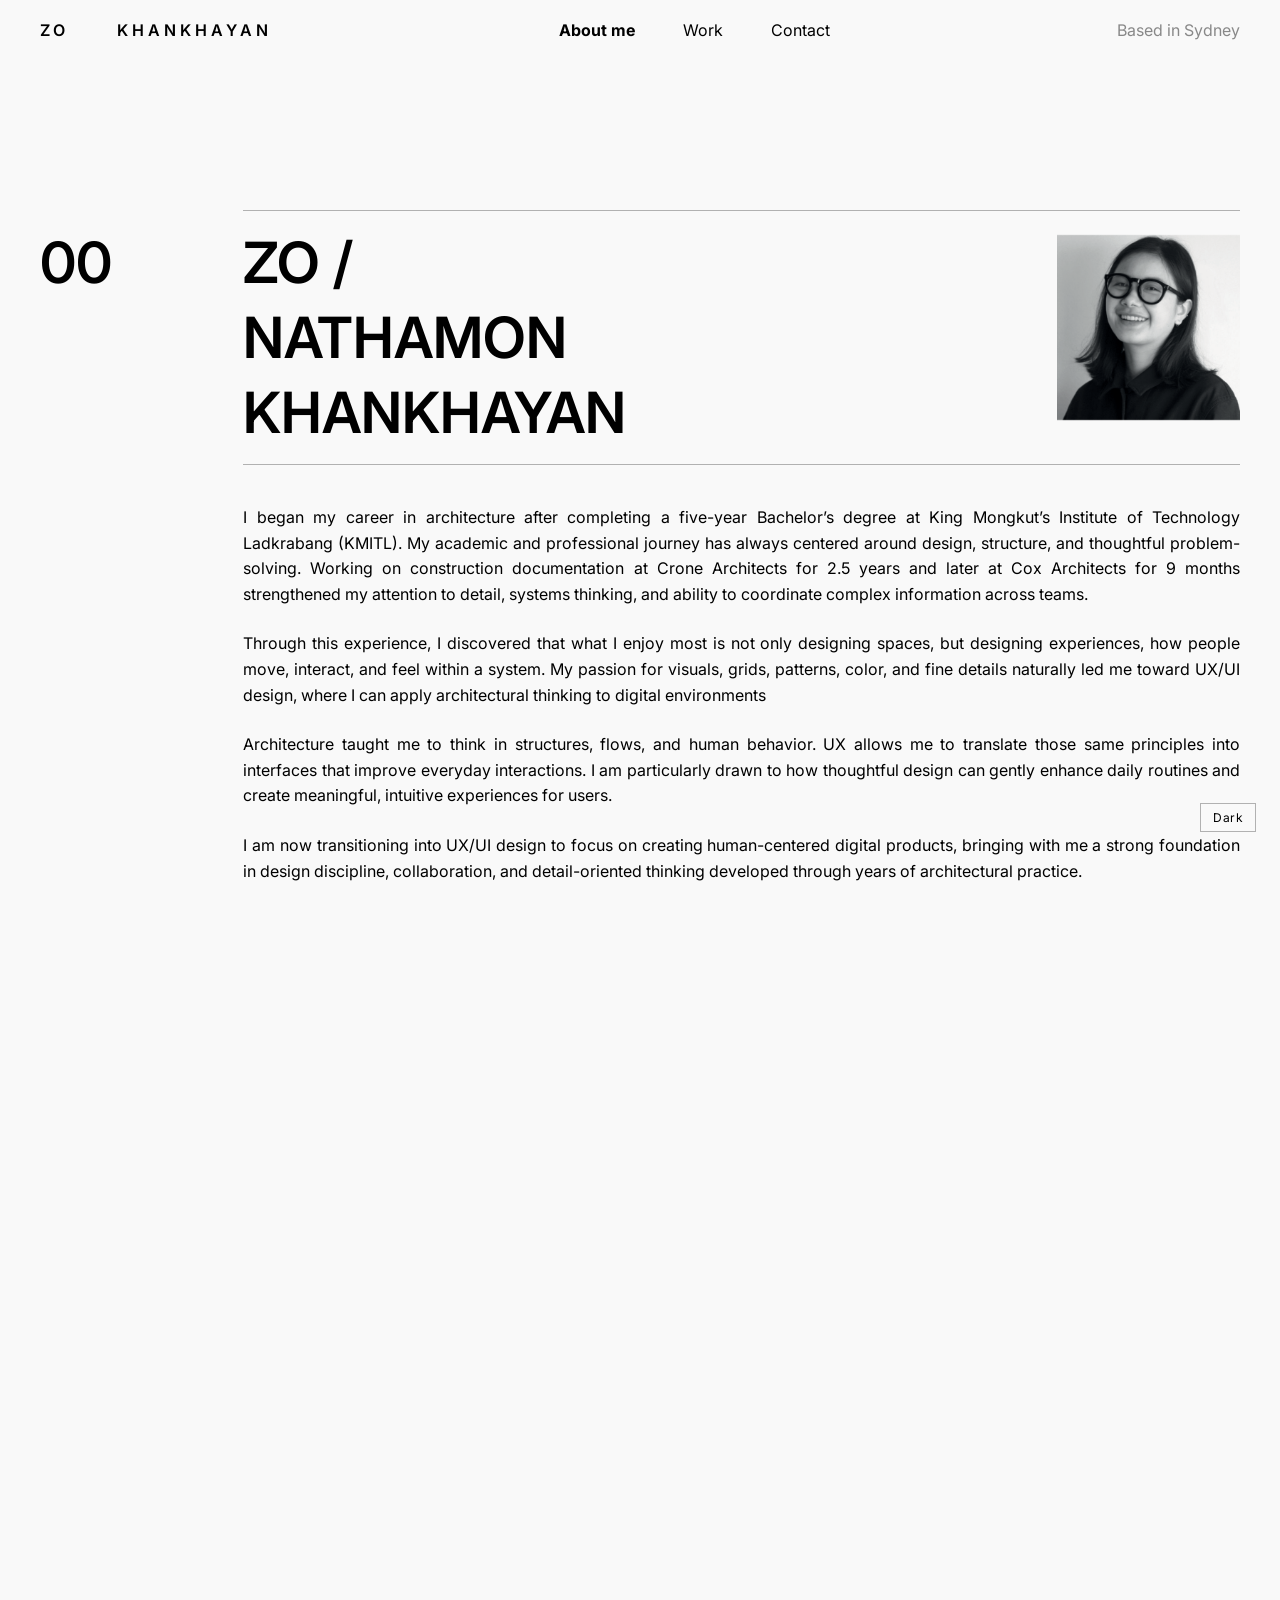
<file: index.html>
<!DOCTYPE html>
<html lang="en">

<head>
  <meta charset="UTF-8" />
  <meta name="viewport" content="width=device-width, initial-scale=1.0" />
  <title>Zo Khankhayan</title>
  <link href="https://fonts.googleapis.com/css2?family=Inter:wght@400;600&display=swap" rel="stylesheet" />
  <link rel="stylesheet" href="styles.css" />
</head>


<body>

  <!-- NAV -->
  <nav class="nav">
    <a href="index.html" class="nav__logo text-h2">ZO&nbsp;&nbsp;&nbsp;&nbsp;&nbsp;&nbsp;KHANKHAYAN</a>

    <ul class="nav__links">
      <li><a href="index.html" class="text-h2-active"><strong>About me</strong></a></li>
      <li><a href="work.html" class="text-h2-regular">Work</a></li>
      <li><a href="contact.html" class="text-h2-regular">Contact</a></li>
    </ul>

    <span class="nav__location text-h2-regular">Based in Sydney</span>

    <!-- hamburger — inside nav, same row as logo -->
    <img src="files/ICON/Icon-Hamburger.svg" class="hamburger" id="hamburger" aria-label="Menu" />

  </nav>

  <!-- fullscreen mobile menu — outside nav -->
  <div class="mobile-menu" id="mobile-menu">
    <a href="index.html">About me</a>
    <a href="work.html">Work</a>
    <a href="contact.html">Contact</a>
    <span class="menu-location">Based in Sydney</span>
  </div>


  <!-- ════ PAGE SHELL ════ -->
  <div class="page-shell">

    <!-- ════ 00 HERO ════ -->
    <div class="page-grid">
      <div class="rule-grid-top"></div>
      <div class="hero-num h1 reveal anim-fade">00</div>
      <div class="hero-name reveal anim-slide-up">ZO /<br />NATHAMON<br />KHANKHAYAN</div>
      <img class="hero-img reveal anim-scale" src="files/00-Zo profile.png" alt="Zo Khankhayan" />
      <hr class="rule-grid reveal anim-rule" />
    </div>

    <!-- ════ BIO ════ -->
    <div class="page-grid">
      <div class="bio-wrap">
        <p class="body reveal anim-fade-up">
          I began my career in architecture after completing a five-year Bachelor’s degree at King Mongkut’s Institute
          of Technology Ladkrabang (KMITL). My academic and professional journey has always centered around design,
          structure, and thoughtful problem-solving. Working on construction documentation at Crone Architects for 2.5
          years and later at Cox Architects for 9 months strengthened my attention to detail, systems thinking, and
          ability to coordinate complex information across teams.
        </p>
        <p class="body reveal anim-fade-up delay-1">
          Through this experience, I discovered that what I enjoy most is not only designing spaces, but designing
          experiences, how people move, interact, and feel within a system. My passion for visuals, grids, patterns,
          color, and fine details naturally led me toward UX/UI design, where I can apply architectural thinking to
          digital environments
        </p>

        <p class="body reveal anim-fade-up delay-1">
          Architecture taught me to think in structures, flows, and human behavior. UX allows me to translate those same
          principles into interfaces that improve everyday interactions. I am particularly drawn to how thoughtful
          design can gently enhance daily routines and create meaningful, intuitive experiences for users.
        </p>

        <p class="body reveal anim-fade-up delay-1">
          I am now transitioning into UX/UI design to focus on creating human-centered digital products, bringing with
          me a strong foundation in design discipline, collaboration, and detail-oriented thinking developed through
          years of architectural practice.
        </p>

      </div>
    </div>

    <!-- ════ 01 PERSONAL DETAILS ════ -->
    <div class="page-grid">
      <div class="sec-num h1 reveal anim-fade">01</div>
      <div class="sec-title reveal anim-slide-up">PERSONAL DETAILS</div>

      <hr class="rule-grid reveal anim-rule" />
      <div class="det-label h2 reveal anim-left">LANGUAGE</div>
      <div class="det-val-a body reveal anim-fade-up delay-1">
        <strong>English</strong><br />Speaking: Intermediate<br />Writing: Advanced
      </div>
      <div class="det-val-b body reveal anim-fade-up delay-2">
        <strong>Thai</strong><br />Speaking: Native<br />Writing: Native
      </div>
      <div class="det-spacer"></div>

      <hr class="rule-grid reveal anim-rule" />
      <div class="det-label h2 reveal anim-left">AVAILABILITY</div>
      <div class="det-val-full body reveal anim-fade-up delay-1">Fulltime Mon–Fri, (Visa subclass 820)</div>
      <div class="det-spacer"></div>

      <hr class="rule-grid reveal anim-rule" />
      <div class="det-label h2 reveal anim-left">EDUCATION</div>
      <div class="det-val-full body det-section-end reveal anim-fade-up delay-1">
        King Mongkut's Institute of Technology Ladkrabang (2021)<br />
        Bachelor of Architecture<br />
        Graduated with Second Honor
      </div>
    </div>

    <!-- ════ 02 WORK EXPERIENCE ════ -->
    <div class="page-grid">
      <div class="sec-num h1 reveal anim-fade">02</div>
      <div class="sec-title reveal anim-slide-up">WORK EXPERIENCE</div>
    </div>

    <!-- Easy Rice -->
    <div class="page-grid">
      <hr class="rule-grid reveal anim-rule" />
      <div class="entry-date reveal anim-left">
        <div class="h2">2020–2021</div>
        <div class="h4">/ 1 Year</div>
      </div>
      <div class="entry-tag reveal anim-fade delay-1">Project<br />/ Presentation<br />/ Graphic</div>
      <div class="entry-content reveal anim-right">
        <div class="h2">EASY RICE DIGITAL TECHNOLOGY – THAILAND (PART-TIME)</div>
        <p class="body">Involved in graphic design for Easy Rice, a startup focused on developing machine technology to
          assess rice quality in Thailand. Responsibilities included creating presentations, logos, and other visual
          materials to support the company's initiatives in the agriculture sector.</p>
        <div class="h3 skills">Skills: Teaching · Graphic Design · Adobe Creative Suite</div>
      </div>
    </div>

    <!-- NAAD Kyoto -->
    <div class="page-grid">
      <hr class="rule-grid reveal anim-rule" />
      <div class="entry-date reveal anim-left">
        <div class="h2">2020</div>
        <div class="h4">/ 3 Months</div>
      </div>
      <div class="entry-tag reveal anim-fade delay-1">Project<br />/ Yoga house<br />/ Portugal</div>
      <div class="entry-content reveal anim-right">
        <div class="h2">NAAD – KYOTO JAPAN (INTERN)</div>
        <p class="body">A culturally inspired yoga house was designed for a competition project, integrating innovative
          elements while prioritizing functionality and aesthetics. The resulting architectural solution met the project
          objectives and showcased the firm's creative approach.</p>
        <div class="h3 skills">Skills: Urbanism · Adobe Creative Suite · SketchUp · Rhino · AutoCAD</div>
      </div>
    </div>

    <!-- Crone Sekisui -->
    <div class="page-grid">
      <hr class="rule-grid reveal anim-rule" />
      <div class="entry-date reveal anim-left">
        <div class="h2">2022</div>
        <div class="h4">/ 3 Months</div>
      </div>
      <div class="entry-tag reveal anim-fade delay-1">Project<br />/ Sekisui house<br />/ The Orchards Norwest</div>
      <div class="entry-content reveal anim-right">
        <div class="h2">CRONE ARCHITECTS – SYDNEY, NSW (INTERN, FULL TIME)</div>
        <p class="body">Collaborated with the team to prepare documentation for a large-scale residential project at The
          Orchards Norwest for the Development Application (DA). Necessary documents were gathered and organised in
          coordination with the mentor and team members, ensuring compliance with regulatory requirements. A
          comprehensive and well-prepared application was submitted for Sekisui.</p>
        <p class="body" style="margin-top:8px;"><strong>Experience</strong></p>
        <p class="body">Interior package: Working on interior package and marketing</p>
        <div class="h3 skills">Skills: Residential · Adobe Creative Suite · Revit</div>
      </div>
    </div>

    <!-- Crone One Circular Quay -->
    <div class="page-grid">
      <hr class="rule-grid reveal anim-rule" />
      <div class="entry-date reveal anim-left">
        <div class="h2">2023–2025</div>
        <div class="h4">/ 2.2 Years</div>
      </div>
      <div class="entry-tag reveal anim-fade delay-1">Project<br />/ One Circular Quay<br />/ Circular Quay, Sydney
      </div>
      <div class="entry-content reveal anim-right">
        <div class="h2">CRONE ARCHITECTS – SYDNEY, NSW (DESIGNER, FULL TIME)</div>
        <p class="body">Experienced in managing documentation, coordinating with teams, and producing detailed
          architectural drawings under the guidance of a lead architect across stages from design development to
          detailed design and construction documentation.</p>
        <p class="body" style="margin-top:8px;"><strong>Experience</strong></p>
        <p class="body" style="margin-top:8px;">Pre-construction to construction stage</p>
        <ul class="body-list">
          <li>Document Controller: Established and managed the documentation delivery system for a high-profile
            residential project, ensuring timely and accurate delivery to clients.</li>
          <li>Ceiling Details: Developed detailed ceiling plans and specifications from DD to DC stages, ensuring
            compliance with design and safety standards.</li>
          <li>Waterproofing Plans and Details: Created comprehensive waterproofing plans and details at the DD stage,
            maintaining the integrity and durability of building structures.</li>
          <li>Back of House Areas: Designed and coordinated back-of-house areas from DD to DC stages, focusing on
            functionality and operational efficiency.</li>
          <li>Floor Finish Plans: Developed detailed floor finish plans for the penthouse level during the DD stage,
            enhancing both aesthetic and functional aspects of the project.</li>
          <li>Calculations: Managed and calculated Gross Floor Area (GFA) and Net Sellable Area (NSA) from DA to DC
            stages, ensuring accuracy and regulatory compliance.</li>
          <li>Site Visits: Conducted site visits at Circular Quay to verify that waterproofing and ceiling installations
            were completed in alignment with documentation.</li>
        </ul>
        <div class="h3 skills">Skills: Residential · BCA · Revit · Aconex</div>
      </div>
    </div>

    <!-- Cox Architects -->
    <div class="page-grid">
      <hr class="rule-grid reveal anim-rule" />
      <div class="entry-date reveal anim-left">
        <div class="h2">2025</div>
        <div class="h4">/ 9 Months</div>
      </div>
      <div class="entry-tag reveal anim-fade delay-1">Project<br />/ Precinct 75<br />/ ST Peters, Sydney</div>
      <div class="entry-content reveal anim-right">
        <div class="h2">COX ARCHITECTS – SYDNEY, NSW (DESIGNER, FULL TIME)</div>
        <p class="body">As P75 is a large-scale project divided between Construction and HDA teams, I worked across both
          stages. I supported the team lead in delivering construction documentation to ensure compliance with
          regulatory standards and also prepared HDA stage documentation tailored to specific client requirements.</p>
        <p class="body" style="margin-top:8px;"><strong>Experience</strong></p>
        <p class="body" style="margin-top:8px;">Construction Stage / AFC</p>
        <ul class="body-list">
          <li>Door Schedule: Continued development of the door schedule, ensuring all doors were accurately captured and
            documented.</li>
          <li>Reflected Ceiling Plan (RCP): Assisted under the team lead to ensure ceilings were correctly specified and
            drawn, coordinated with mechanical, fire, and electrical team requirements.</li>
        </ul>
        <p class="body" style="margin-top:8px;">Pre-Construction Stage / Draft IFT</p>
        <ul class="body-list">
          <li>Door Schedule: Established doors and corresponding schedules to meet client, interior and mechanical
            requirements at Draft IFC documentation.</li>
          <li>Partition Plan: Set up partition plans and components to meet client, interior and mechanical requirements
            at Draft IFC documentation.</li>
          <li>Reflected Ceiling Plan (RCP): Prepared RCPs to meet client, interior and mechanical requirements at the
            Draft IFC stage.</li>
        </ul>
        <p class="body" style="margin-top:8px;">HDA Stage</p>
        <ul class="body-list">
          <li>Prepared documentation for building 6, 7 & 8 to meet client and interior requirements at HDA stage.</li>
        </ul>
        <div class="h3 skills">Skills: Residential · Adobe Creative Suite · Revit</div>
      </div>
    </div>

    <!-- ════ 03 VOLUNTEERING ════ -->
    <div class="page-grid">
      <div class="sec-num h1 reveal anim-fade">03</div>
      <div class="sec-title reveal anim-slide-up">VOLUNTEERING</div>
    </div>

    <div class="page-grid">
      <hr class="rule-grid reveal anim-rule" />
      <div class="entry-date reveal anim-left">
        <div class="h2">2016</div>
      </div>
      <div class="entry-tag reveal anim-fade delay-1">Project<br />/ Construction</div>
      <div class="entry-content reveal anim-right">
        <div class="h2">CONSTRUCTION</div>
        <p class="body">In 2016, when all the houses in Mea Jana village were ravaged by a devastating fire, I applied
          to join a volunteer group tasked with the responsibility of repairing the fire-damaged houses. This experience
          served as my initial introduction to the world of architecture design and left an indelible impression on me.
        </p>
      </div>
    </div>

    <div class="page-grid">
      <hr class="rule-grid reveal anim-rule" />
      <div class="entry-date reveal anim-left">
        <div class="h2">2019</div>
      </div>
      <div class="entry-tag reveal anim-fade delay-1">Project<br />/ Hiking with Disabled Friends</div>
      <div class="entry-content reveal anim-right">
        <div class="h2">SCHEMATIC UNIVERSAL DESIGN FOR DISABLED PEOPLE</div>
        <p class="body">To facilitate an inclusive and accessible experience for disabled individuals in the 'Hiking
          with Disabled Friends' project at Khao Daeng, Prachuap Khiri Khan, I developed a comprehensive schematic
          universal design tool. This tool promotes equal participation, ensuring that individuals with disabilities can
          navigate comfortably and safely.</p>
      </div>
    </div>

    <!-- ════ 04 AWARDS ════ -->
    <div class="page-grid">
      <div class="sec-num h1 reveal anim-fade">04</div>
      <div class="sec-title reveal anim-slide-up">AWARDS</div>
    </div>

    <div class="page-grid">
      <hr class="rule-grid reveal anim-rule" />
      <div class="entry-date reveal anim-left">
        <div class="h2">2021</div>
      </div>
      <div class="entry-tag reveal anim-fade delay-1">Project<br />/ Urban refugee<br />housing</div>
      <div class="entry-content reveal anim-right">
        <div class="h2">THESIS OF THE YEAR AWARD (TOY ARCH) THAILAND.</div>
        <p class="body">Honorable Mention in Thesis of the Year Award 2021, issued by ASA (The Association of Siamese
          Architects Under Royal Patronage) and CDAST (Council of Deans of Architecture Schools of Thailand), September
          2021.</p>
      </div>
    </div>

    <!-- ════ 05 SKILL ════ -->
    <div class="page-grid">
      <div class="sec-num h1 reveal anim-fade">05</div>
      <div class="sec-title reveal anim-slide-up">SKILL</div>
    </div>

    <!-- 3D & Rendering -->
    <div class="page-grid">
      <hr class="rule-grid reveal anim-rule" />
      <div class="skill-label reveal anim-left">3D & RENDERING</div>
      <div class="skill-grid">
        <div class="skill-item reveal anim-fade-up">
          <div class="badge">SKP</div>
          <div class="skill-item-text">
            <div class="h2">SKETCHUP</div>
            <div class="h4">6 years<br />in professional practice</div>
          </div>
        </div>
        <div class="skill-item reveal anim-fade-up delay-1">
          <div class="badge">RVT</div>
          <div class="skill-item-text">
            <div class="h2">REVIT</div>
            <div class="h4">3 years<br />in professional practice</div>
          </div>
        </div>
        <div class="skill-item reveal anim-fade-up delay-2">
          <div class="badge">CAD</div>
          <div class="skill-item-text">
            <div class="h2">AUTOCAD</div>
            <div class="h4">3 years<br />in professional practice</div>
          </div>
        </div>
        <div class="skill-item reveal anim-fade-up delay-3">
          <div class="badge">LM</div>
          <div class="skill-item-text">
            <div class="h2">LUMION</div>
            <div class="h4">4 years<br />in professional practice</div>
          </div>
        </div>
        <div class="skill-item reveal anim-fade-up delay-4">
          <div class="badge">ESC</div>
          <div class="skill-item-text">
            <div class="h2">ENSCAPE</div>
            <div class="h4">3 years<br />in professional practice</div>
          </div>
        </div>
        <div class="skill-item reveal anim-fade-up delay-5">
          <div class="badge">D5</div>
          <div class="skill-item-text">
            <div class="h2">D5</div>
            <div class="h4">2 years<br />in professional practice</div>
          </div>
        </div>
      </div>
    </div>

    <!-- Graphic -->
    <div class="page-grid">
      <hr class="rule-grid reveal anim-rule" />
      <div class="skill-label reveal anim-left">GRAPHIC</div>
      <div class="skill-grid">
        <div class="skill-item reveal anim-fade-up">
          <div class="badge">PSD</div>
          <div class="skill-item-text">
            <div class="h2">PHOTOSHOP</div>
            <div class="h4">6 years<br />in professional practice</div>
          </div>
        </div>
        <div class="skill-item reveal anim-fade-up delay-1">
          <div class="badge">AI</div>
          <div class="skill-item-text">
            <div class="h2">ILLUSTRATION</div>
            <div class="h4">6 years<br />in professional practice</div>
          </div>
        </div>
        <div class="skill-item reveal anim-fade-up delay-2">
          <div class="badge">FIGMA</div>
          <div class="skill-item-text">
            <div class="h2">FIGMA</div>
            <div class="h4">4 months<br />of practice</div>
          </div>
        </div>
      </div>
    </div>

    <!-- Document -->
    <div class="page-grid">
      <hr class="rule-grid reveal anim-rule" />
      <div class="skill-label reveal anim-left">DOCUMENT</div>
      <div class="skill-grid">
        <div class="skill-item reveal anim-fade-up">
          <div class="badge">MS</div>
          <div class="skill-item-text">
            <div class="h2">MICROSOFT</div>
            <div class="h4">6 years<br />in professional practice</div>
          </div>
        </div>
        <div class="skill-item reveal anim-fade-up delay-1">
          <div class="badge">DOC</div>
          <div class="skill-item-text">
            <div class="h2">ACONEX</div>
            <div class="h4">3 years<br />in professional practice</div>
          </div>
        </div>
        <div class="skill-item reveal anim-fade-up delay-2">
          <div class="badge">BIM</div>
          <div class="skill-item-text">
            <div class="h2">BIM LINK</div>
            <div class="h4">1 year<br />in professional practice</div>
          </div>
        </div>
      </div>
    </div>

    <!-- Coding -->
    <div class="page-grid">
      <hr class="rule-grid reveal anim-rule" />
      <div class="skill-label reveal anim-left">CODING</div>
      <div class="skill-grid">
        <div class="skill-item reveal anim-fade-up">
          <div class="badge">CSS</div>
          <div class="skill-item-text">
            <div class="h2">CSS</div>
            <div class="h4">1 month<br />of practice</div>
          </div>
        </div>
        <div class="skill-item reveal anim-fade-up delay-1">
          <div class="badge">HTML</div>
          <div class="skill-item-text">
            <div class="h2">HTML</div>
            <div class="h4">1 month<br />of practice</div>
          </div>
        </div>
        <div class="skill-item reveal anim-fade-up delay-2">
          <div class="badge">AI</div>
          <div class="skill-item-text">
            <div class="h2">CLAUDE &amp; ETC</div>
            <div class="h4">1 year<br />in professional practice</div>
          </div>
        </div>
      </div>
    </div>

    <div class="rule-grid-bottom"></div>

  </div><!-- end .page-shell -->

  <!-- ════ FOOTER ════ -->
  <footer class="reveal anim-fade-up">
    <div class="footer-contact">

      <div class="footer-contact-row"><a href="https://www.behance.net/Zo_Khankhayan" target="_blank">Behance</a>
      </div>
      <div class="footer-contact-row"><a href="https://www.linkedin.com/in/zo-khankhayan-32413b2a5"
          target="_blank">LinkedIn</a></div>
      <div class="footer-contact-row"><span>Zo.nathamon.K@gmail.com</span></div>
    </div>
    <div class="footer-dl">
      <a target="_blank" href="./files/260411_RESUME_ZO KHANKHAYAN_UXUI.pdf">Download Resume</a>
    </div>
    <div class="footer-copy">Zo K. Designed &amp; built by me</div>
  </footer>


  <!-- ════ THEME TOGGLE ════ -->
  <button id="theme-toggle">Dark</button>

  <!-- ════ CUSTOM CURSOR ════ -->
  <div id="cursor"></div>

  <script>
    /* Scroll reveal */
    const observer = new IntersectionObserver((entries) => {
      entries.forEach(entry => {
        if (entry.isIntersecting) {
          entry.target.classList.add('is-visible');
        } else {
          entry.target.classList.remove('is-visible');
        }
      });
    }, { threshold: 0.12 });
    document.querySelectorAll('.reveal').forEach(el => observer.observe(el));

    /* Dark mode */
    const toggle = document.getElementById('theme-toggle');
    if (localStorage.getItem('theme') === 'dark') {
      document.body.classList.add('dark');
      toggle.textContent = 'Light';
    }
    toggle.addEventListener('click', () => {
      const isDark = document.body.classList.toggle('dark');
      toggle.textContent = isDark ? 'Light' : 'Dark';
      localStorage.setItem('theme', isDark ? 'dark' : 'light');
    });

    /* Custom cursor */
    const cursor = document.getElementById('cursor');
    let mx = -100, my = -100, cx = -100, cy = -100;
    document.addEventListener('mousemove', e => { mx = e.clientX; my = e.clientY; });
    document.addEventListener('mousedown', () => cursor.classList.add('clicking'));
    document.addEventListener('mouseup', () => cursor.classList.remove('clicking'));
    function lerp(a, b, t) { return a + (b - a) * t; }
    function animateCursor() {
      cx = lerp(cx, mx, 0.18);
      cy = lerp(cy, my, 0.18);
      cursor.style.left = cx + 'px';
      cursor.style.top = cy + 'px';
      requestAnimationFrame(animateCursor);
    }
    animateCursor();
  </script>

  <script>
    const hamburger = document.getElementById('hamburger');
    const mobileMenu = document.getElementById('mobile-menu');

    hamburger.addEventListener('click', () => {
      hamburger.classList.toggle('open');
      mobileMenu.classList.toggle('open');
    });

    mobileMenu.querySelectorAll('a').forEach(link => {
      link.addEventListener('click', () => {
        hamburger.classList.remove('open');
        mobileMenu.classList.remove('open');
      });
    });
  </script>

</body>

</html>
</file>
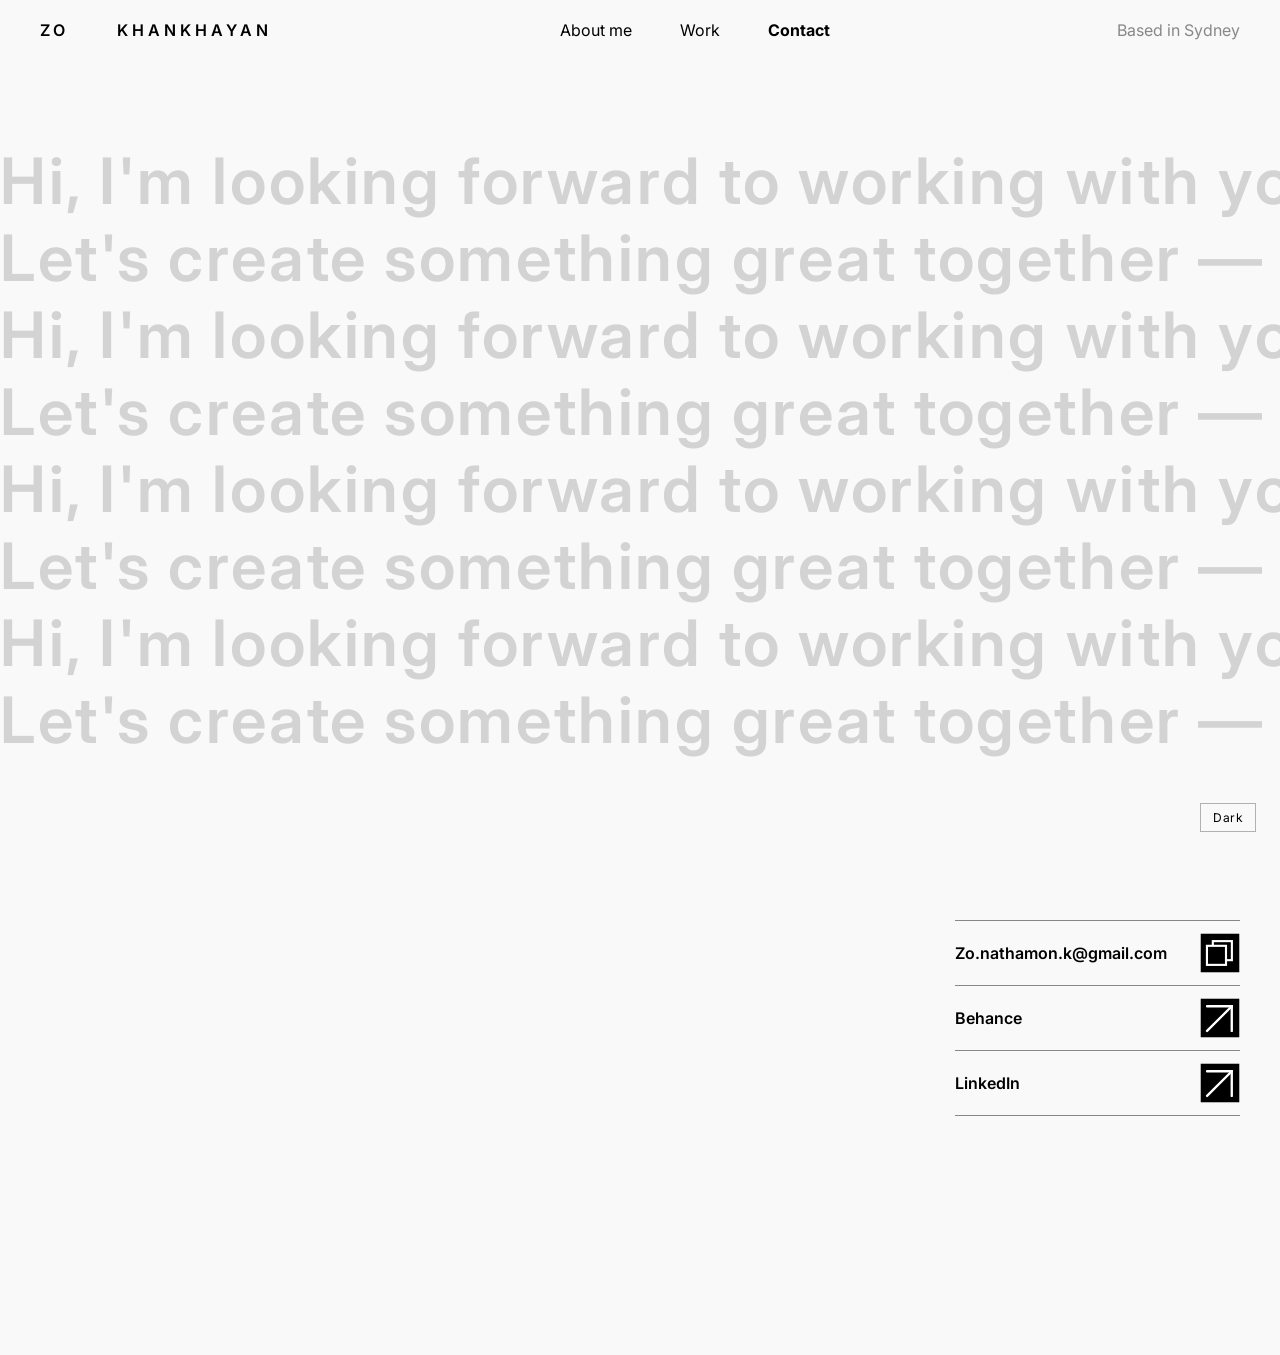
<file: contact.html>
<!DOCTYPE html>
<html lang="en">

<head>
  <meta charset="UTF-8" />
  <meta name="viewport" content="width=device-width, initial-scale=1.0" />
  <title>Contact — Zo Khankhayan</title>
  <link href="https://fonts.googleapis.com/css2?family=Inter:wght@400;600&display=swap" rel="stylesheet" />
  <link rel="stylesheet" href="styles.css" />
  <style>
    /* ── Marquee zone — full width, vertically centered ── */
    .marquee-zone {
      width: 100%;
      display: flex;
      flex-direction: column;
      justify-content: center;
      gap: 0;
      padding: 20px 0;
      min-height: calc(100vh - 120px);
      overflow: hidden;
    }

    .marquee-track {
      display: flex;
      white-space: nowrap;
      animation: marquee-left 18s linear infinite;
    }

    .marquee-track.reverse {
      animation: marquee-right 18s linear infinite;
    }

    .marquee-track span {
      font-family: var(--font-family);
      font-size: clamp(32px, 5vw, 72px);
      font-weight: 600;
      color: var(--blue-900);
      opacity: 0.15;
      padding-right: 80px;
      transition: color 0.3s ease, opacity 0.3s ease;
      letter-spacing: 0.04em;
    }

    .marquee-zone:hover .marquee-track {
      animation-play-state: paused;
    }

    .marquee-zone:hover .marquee-track span {
      opacity: 0.6;
    }

    @keyframes marquee-left {
      from {
        transform: translateX(0);
      }

      to {
        transform: translateX(-50%);
      }
    }

    @keyframes marquee-right {
      from {
        transform: translateX(-50%);
      }

      to {
        transform: translateX(0);
      }
    }

    /* ── Contact details — below marquee ── */
    .contact-section {
      padding: 80px var(--margin) 120px;
      display: grid;
      grid-template-columns: repeat(12, 1fr);
      column-gap: var(--gutter);
    }

   .contact-details {
  grid-column: 10 / 13;
  display: flex;
  flex-direction: column;
  gap: 0;
  border-bottom: 1px solid var(--gray-500);
}

    .contact-item {
  display: flex;
  align-items: center;
  justify-content: space-between;
  width: 100%;
  border-top: 1px solid var(--gray-500);
  padding: 12px 0;
}

    .contact-item a,
    .contact-item span {
      font-family: var(--font-family);
      font-size: 16px;
      font-weight: 600;
      color: var(--blue-900);
      text-decoration: none;
      transition: opacity 0.2s ease, color 0.3s ease;
    }

    .contact-item a:hover {
      opacity: 0.6;
    }

    .contact-icon-box {
      width: 40px;
      height: 40px;
      background: var(--blue-900);
      border: 0.5px solid var(--blue-000);
      display: flex;
      align-items: center;
      justify-content: center;
      flex-shrink: 0;
      text-decoration: none;
      transition: background 0.3s ease, opacity 0.2s ease;
    }

    .contact-icon-box:hover {
      opacity: 0.7;
    }

    .contact-icon-box .inner {
      width: 18px;
      height: 18px;
      border: 1.8px solid var(--blue-000);
      display: block;
    }

    /* ── Responsive ── */
    @media (max-width: 900px) {
      .contact-details {
        grid-column: 1 / -1;
      }
    }

    @media (max-width: 480px) {
      .marquee-track span {
        font-size: 24px;
      }

      .contact-section {
        padding: 48px var(--margin) 80px;
      }
    }
  </style>
</head>

<body>

  <!-- NAV -->
    <nav class="nav">
  <a href="index.html" class="nav__logo text-h2">ZO&nbsp;&nbsp;&nbsp;&nbsp;&nbsp;&nbsp;KHANKHAYAN</a>
  
  <ul class="nav__links">
    <li><a href="index.html" class="text-h2-regular">About me</a></li>
    <li><a href="work.html" class="text-h2-regular">Work</a></li>
    <li><a href="contact.html" class="text-h2-active"><strong>Contact</strong></a></li>
  </ul>

  <span class="nav__location text-h2-regular">Based in Sydney</span>

  <!-- hamburger — inside nav, same row as logo -->
  <img src="files/ICON/Icon-Hamburger.svg" class="hamburger" id="hamburger" aria-label="Menu" />

</nav>

<!-- fullscreen mobile menu — outside nav -->
<div class="mobile-menu" id="mobile-menu">
  <a href="index.html">About me</a>
  <a href="work.html">Work</a>
  <a href="contact.html">Contact</a>
  <span class="menu-location">Based in Sydney</span>
</div>

  <!-- ════ MARQUEE — full width, center screen ════ -->
  <div class="marquee-zone">

    <div class="marquee-track">
      <span>Hi, I'm looking forward to working with you —</span>
      <span>Hi, I'm looking forward to working with you —</span>
      <span>Hi, I'm looking forward to working with you —</span>
      <span>Hi, I'm looking forward to working with you —</span>
    </div>

    <div class="marquee-track reverse">
      <span>Let's create something great together —</span>
      <span>Let's create something great together —</span>
      <span>Let's create something great together —</span>
      <span>Let's create something great together —</span>
    </div>

    <div class="marquee-track">
      <span>Hi, I'm looking forward to working with you —</span>
      <span>Hi, I'm looking forward to working with you —</span>
      <span>Hi, I'm looking forward to working with you —</span>
      <span>Hi, I'm looking forward to working with you —</span>
    </div>

    <div class="marquee-track reverse">
      <span>Let's create something great together —</span>
      <span>Let's create something great together —</span>
      <span>Let's create something great together —</span>
      <span>Let's create something great together —</span>
    </div>

    <div class="marquee-track">
      <span>Hi, I'm looking forward to working with you —</span>
      <span>Hi, I'm looking forward to working with you —</span>
      <span>Hi, I'm looking forward to working with you —</span>
      <span>Hi, I'm looking forward to working with you —</span>
    </div>

    <div class="marquee-track reverse">
      <span>Let's create something great together —</span>
      <span>Let's create something great together —</span>
      <span>Let's create something great together —</span>
      <span>Let's create something great together —</span>
    </div>

    <div class="marquee-track">
      <span>Hi, I'm looking forward to working with you —</span>
      <span>Hi, I'm looking forward to working with you —</span>
      <span>Hi, I'm looking forward to working with you —</span>
      <span>Hi, I'm looking forward to working with you —</span>
    </div>

    <div class="marquee-track reverse">
      <span>Let's create something great together —</span>
      <span>Let's create something great together —</span>
      <span>Let's create something great together —</span>
      <span>Let's create something great together —</span>
    </div>

  </div>

  <!-- ════ CONTACT DETAILS — below ════ -->
  <div class="contact-section">
    <div class="contact-details">


      <div class="contact-item">
        <span class="h2 email-label">Zo.nathamon.k@gmail.com</span>
        <button onclick="copyEmail()" class="contact-icon-box" id="copy-btn">
          <img src="files/ICON/Icon-copy.svg" width="40" height="40" alt="copy" />
        </button>
      </div>

      <div class="contact-item">
        <span class="h2">Behance</span>
        <a href="https://www.behance.net/Zo_Khankhayan" target="_blank" class="contact-icon-box">
          <img src="files/ICON/Icon-go.svg" width="40" height="40" alt="go" />
        </a>
      </div>

      <div class="contact-item">
        <a href="https://www.linkedin.com/in/zo-khankhayan-32413b2a5" target="_blank" class="h2">LinkedIn</a>
        <a href="https://www.linkedin.com/in/zo-khankhayan-32413b2a5" target="_blank" class="contact-icon-box">
          <img src="files/ICON/Icon-go.svg" width="40" height="40" alt="go" />
        </a>
      </div>

    </div>
  </div>

  <!-- ════ FOOTER ════ -->
   <footer class="reveal anim-fade-up">
    <div class="footer-contact">

      <div class="footer-contact-row"><a href="https://www.behance.net/Zo_Khankhayan" target="_blank">Behance</a>
      </div>
      <div class="footer-contact-row"><a href="https://www.linkedin.com/in/zo-khankhayan-32413b2a5"
          target="_blank">LinkedIn</a></div>
      <div class="footer-contact-row"><span>Zo.nathamon.K@gmail.com</span></div>
    </div>
    <div class="footer-dl">
      <a target="_blank" href="./files/260411_RESUME_ZO KHANKHAYAN_UXUI.pdf">Download Resume</a>
    </div>
    <div class="footer-copy">Zo K. Designed &amp; built by me</div>
  </footer>

  

  <!-- ════ THEME TOGGLE ════ -->
  <button id="theme-toggle">Dark</button>

  <!-- ════ CUSTOM CURSOR ════ -->
  <div id="cursor"></div>

  <script>
    const observer = new IntersectionObserver((entries) => {
      entries.forEach(entry => {
        if (entry.isIntersecting) entry.target.classList.add('is-visible');
        else entry.target.classList.remove('is-visible');
      });
    }, { threshold: 0.12 });
    document.querySelectorAll('.reveal').forEach(el => observer.observe(el));

    const toggle = document.getElementById('theme-toggle');
    if (localStorage.getItem('theme') === 'dark') {
      document.body.classList.add('dark');
      toggle.textContent = 'Light';
    }
    toggle.addEventListener('click', () => {
      const isDark = document.body.classList.toggle('dark');
      toggle.textContent = isDark ? 'Light' : 'Dark';
      localStorage.setItem('theme', isDark ? 'dark' : 'light');
    });

    const cursor = document.getElementById('cursor');
    let mx = -100, my = -100, cx = -100, cy = -100;
    document.addEventListener('mousemove', e => { mx = e.clientX; my = e.clientY; });
    document.addEventListener('mousedown', () => cursor.classList.add('clicking'));
    document.addEventListener('mouseup', () => cursor.classList.remove('clicking'));
    function lerp(a, b, t) { return a + (b - a) * t; }
    function animateCursor() {
      cx = lerp(cx, mx, 0.18);
      cy = lerp(cy, my, 0.18);
      cursor.style.left = cx + 'px';
      cursor.style.top = cy + 'px';
      requestAnimationFrame(animateCursor);
    }
    animateCursor();

    function copyEmail() {
  navigator.clipboard.writeText('Zo.nathamon.k@gmail.com');
  const label = document.querySelector('.email-label');
  label.textContent = 'Copied!';
  setTimeout(() => label.textContent = 'Zo.nathamon.k@gmail.com', 2000);
}
  </script>


<script>
  const hamburger  = document.getElementById('hamburger');
  const mobileMenu = document.getElementById('mobile-menu');

  hamburger.addEventListener('click', () => {
    hamburger.classList.toggle('open');
    mobileMenu.classList.toggle('open');
  });

  mobileMenu.querySelectorAll('a').forEach(link => {
    link.addEventListener('click', () => {
      hamburger.classList.remove('open');
      mobileMenu.classList.remove('open');
    });
  });
</script>

</body>

</html>
</file>
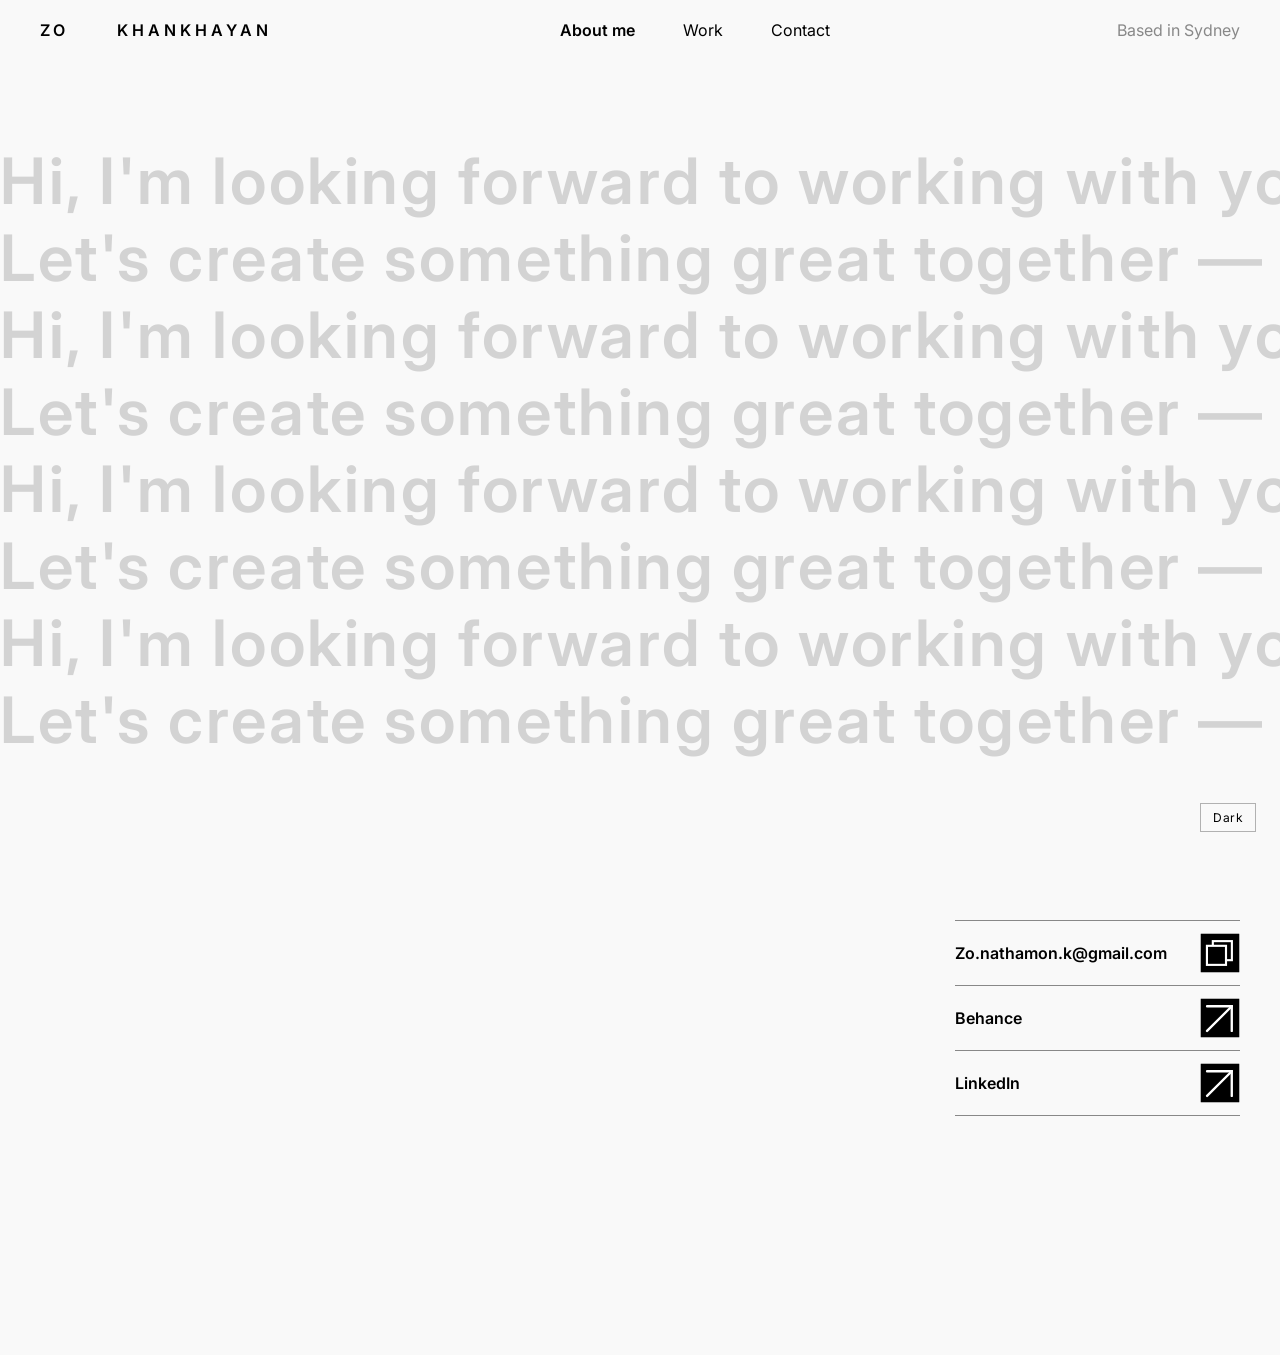
<file: contact_4.html>
<!DOCTYPE html>
<html lang="en">

<head>
  <meta charset="UTF-8" />
  <meta name="viewport" content="width=device-width, initial-scale=1.0" />
  <title>Contact — Zo Khankhayan</title>
  <link href="https://fonts.googleapis.com/css2?family=Inter:wght@400;600&display=swap" rel="stylesheet" />
  <link rel="stylesheet" href="styles.css" />
  <style>
    /* ── Marquee zone — full width, vertically centered ── */
    .marquee-zone {
      width: 100%;
      display: flex;
      flex-direction: column;
      justify-content: center;
      gap: 0;
      padding: 20px 0;
      min-height: calc(100vh - 120px);
      overflow: hidden;
    }

    .marquee-track {
      display: flex;
      white-space: nowrap;
      animation: marquee-left 18s linear infinite;
    }

    .marquee-track.reverse {
      animation: marquee-right 18s linear infinite;
    }

    .marquee-track span {
      font-family: var(--font-family);
      font-size: clamp(32px, 5vw, 72px);
      font-weight: 600;
      color: var(--blue-900);
      opacity: 0.15;
      padding-right: 80px;
      transition: color 0.3s ease, opacity 0.3s ease;
      letter-spacing: 0.04em;
    }

    .marquee-zone:hover .marquee-track {
      animation-play-state: paused;
    }

    .marquee-zone:hover .marquee-track span {
      opacity: 0.6;
    }

    @keyframes marquee-left {
      from {
        transform: translateX(0);
      }

      to {
        transform: translateX(-50%);
      }
    }

    @keyframes marquee-right {
      from {
        transform: translateX(-50%);
      }

      to {
        transform: translateX(0);
      }
    }

    /* ── Contact details — below marquee ── */
    .contact-section {
      padding: 80px var(--margin) 120px;
      display: grid;
      grid-template-columns: repeat(12, 1fr);
      column-gap: var(--gutter);
    }

   .contact-details {
  grid-column: 10 / 13;
  display: flex;
  flex-direction: column;
  gap: 0;
  border-bottom: 1px solid var(--gray-500);
}

    .contact-item {
  display: flex;
  align-items: center;
  justify-content: space-between;
  width: 100%;
  border-top: 1px solid var(--gray-500);
  padding: 12px 0;
}

    .contact-item a,
    .contact-item span {
      font-family: var(--font-family);
      font-size: 16px;
      font-weight: 600;
      color: var(--blue-900);
      text-decoration: none;
      transition: opacity 0.2s ease, color 0.3s ease;
    }

    .contact-item a:hover {
      opacity: 0.6;
    }

    .contact-icon-box {
      width: 40px;
      height: 40px;
      background: var(--blue-900);
      border: 0.5px solid var(--blue-000);
      display: flex;
      align-items: center;
      justify-content: center;
      flex-shrink: 0;
      text-decoration: none;
      transition: background 0.3s ease, opacity 0.2s ease;
    }

    .contact-icon-box:hover {
      opacity: 0.7;
    }

    .contact-icon-box .inner {
      width: 18px;
      height: 18px;
      border: 1.8px solid var(--blue-000);
      display: block;
    }

    /* ── Responsive ── */
    @media (max-width: 900px) {
      .contact-details {
        grid-column: 1 / -1;
      }
    }

    @media (max-width: 480px) {
      .marquee-track span {
        font-size: 24px;
      }

      .contact-section {
        padding: 48px var(--margin) 80px;
      }
    }
  </style>
</head>

<body>

  <!-- NAV -->
    <nav class="nav">
  <a href="index.html" class="nav__logo text-h2">ZO&nbsp;&nbsp;&nbsp;&nbsp;&nbsp;&nbsp;KHANKHAYAN</a>
  
  <ul class="nav__links">
    <li><a href="index.html" class="text-h2 active">About me</a></li>
    <li><a href="work.html" class="text-h2-regular">Work</a></li>
    <li><a href="contact_4.html" class="text-h2-regular">Contact</a></li>
  </ul>

  <span class="nav__location text-h2-regular">Based in Sydney</span>

  <!-- hamburger — inside nav, same row as logo -->
  <img src="files/ICON/Icon-Hamburger.svg" class="hamburger" id="hamburger" aria-label="Menu" />

</nav>

<!-- fullscreen mobile menu — outside nav -->
<div class="mobile-menu" id="mobile-menu">
  <a href="index.html">About me</a>
  <a href="work.html">Work</a>
  <a href="contact.html">Contract</a>
  <span class="menu-location">Based in Sydney</span>
</div>


  <!-- ════ MARQUEE — full width, center screen ════ -->
  <div class="marquee-zone">

    <div class="marquee-track">
      <span>Hi, I'm looking forward to working with you —</span>
      <span>Hi, I'm looking forward to working with you —</span>
      <span>Hi, I'm looking forward to working with you —</span>
      <span>Hi, I'm looking forward to working with you —</span>
    </div>

    <div class="marquee-track reverse">
      <span>Let's create something great together —</span>
      <span>Let's create something great together —</span>
      <span>Let's create something great together —</span>
      <span>Let's create something great together —</span>
    </div>

    <div class="marquee-track">
      <span>Hi, I'm looking forward to working with you —</span>
      <span>Hi, I'm looking forward to working with you —</span>
      <span>Hi, I'm looking forward to working with you —</span>
      <span>Hi, I'm looking forward to working with you —</span>
    </div>

    <div class="marquee-track reverse">
      <span>Let's create something great together —</span>
      <span>Let's create something great together —</span>
      <span>Let's create something great together —</span>
      <span>Let's create something great together —</span>
    </div>

    <div class="marquee-track">
      <span>Hi, I'm looking forward to working with you —</span>
      <span>Hi, I'm looking forward to working with you —</span>
      <span>Hi, I'm looking forward to working with you —</span>
      <span>Hi, I'm looking forward to working with you —</span>
    </div>

    <div class="marquee-track reverse">
      <span>Let's create something great together —</span>
      <span>Let's create something great together —</span>
      <span>Let's create something great together —</span>
      <span>Let's create something great together —</span>
    </div>

    <div class="marquee-track">
      <span>Hi, I'm looking forward to working with you —</span>
      <span>Hi, I'm looking forward to working with you —</span>
      <span>Hi, I'm looking forward to working with you —</span>
      <span>Hi, I'm looking forward to working with you —</span>
    </div>

    <div class="marquee-track reverse">
      <span>Let's create something great together —</span>
      <span>Let's create something great together —</span>
      <span>Let's create something great together —</span>
      <span>Let's create something great together —</span>
    </div>

  </div>

  <!-- ════ CONTACT DETAILS — below ════ -->
  <div class="contact-section">
    <div class="contact-details">


      <div class="contact-item">
        <span class="h2 email-label">Zo.nathamon.k@gmail.com</span>
        <button onclick="copyEmail()" class="contact-icon-box" id="copy-btn">
          <img src="files/ICON/Icon-copy.svg" width="40" height="40" alt="copy" />
        </button>
      </div>

      <div class="contact-item">
        <span class="h2">Behance</span>
        <a href="https://www.behance.net/Zo_Khankhayan" target="_blank" class="contact-icon-box">
          <img src="files/ICON/Icon-go.svg" width="40" height="40" alt="go" />
        </a>
      </div>

      <div class="contact-item">
        <a href="https://www.linkedin.com/in/zo-khankhayan-32413b2a5" target="_blank" class="h2">LinkedIn</a>
        <a href="https://www.linkedin.com/in/zo-khankhayan-32413b2a5" target="_blank" class="contact-icon-box">
          <img src="files/ICON/Icon-go.svg" width="40" height="40" alt="go" />
        </a>
      </div>

    </div>
  </div>

  <!-- ════ FOOTER ════ -->
   <footer class="reveal anim-fade-up">
      <div class="footer-contact">
        <div class="footer-contact-row"><span><a href="/cdn-cgi/l/email-protection" class="__cf_email__"
              data-cfemail="8bd1e4a5c5eaffe3eae6e4e5a5c0cbece6eae2e7a5e8e4e6">Zo.nathamon.K@gmail.com</a></span></div>
        <div class="footer-contact-row"><a href="https://www.behance.net/Zo_Khankhayan" target="_blank">Behance</a>
        </div>
        <div class="footer-contact-row"><a href="https://www.linkedin.com/in/zo-khankhayan-32413b2a5"
            target="_blank">LinkedIn</a></div>
      </div>
      <div class="footer-dl">
        <a target="_blank" href="./files/260411_RESUME_ZO KHANKHAYAN_UXUI.pdf">Download Resume</a>
      </div>
      <div class="footer-copy">Zo K. Designed &amp; built by me</div>
    </footer>

  

  <!-- ════ THEME TOGGLE ════ -->
  <button id="theme-toggle">Dark</button>

  <!-- ════ CUSTOM CURSOR ════ -->
  <div id="cursor"></div>

  <script>
    const observer = new IntersectionObserver((entries) => {
      entries.forEach(entry => {
        if (entry.isIntersecting) entry.target.classList.add('is-visible');
        else entry.target.classList.remove('is-visible');
      });
    }, { threshold: 0.12 });
    document.querySelectorAll('.reveal').forEach(el => observer.observe(el));

    const toggle = document.getElementById('theme-toggle');
    if (localStorage.getItem('theme') === 'dark') {
      document.body.classList.add('dark');
      toggle.textContent = 'Light';
    }
    toggle.addEventListener('click', () => {
      const isDark = document.body.classList.toggle('dark');
      toggle.textContent = isDark ? 'Light' : 'Dark';
      localStorage.setItem('theme', isDark ? 'dark' : 'light');
    });

    const cursor = document.getElementById('cursor');
    let mx = -100, my = -100, cx = -100, cy = -100;
    document.addEventListener('mousemove', e => { mx = e.clientX; my = e.clientY; });
    document.addEventListener('mousedown', () => cursor.classList.add('clicking'));
    document.addEventListener('mouseup', () => cursor.classList.remove('clicking'));
    function lerp(a, b, t) { return a + (b - a) * t; }
    function animateCursor() {
      cx = lerp(cx, mx, 0.18);
      cy = lerp(cy, my, 0.18);
      cursor.style.left = cx + 'px';
      cursor.style.top = cy + 'px';
      requestAnimationFrame(animateCursor);
    }
    animateCursor();

    function copyEmail() {
  navigator.clipboard.writeText('Zo.nathamon.k@gmail.com');
  const label = document.querySelector('.email-label');
  label.textContent = 'Copied!';
  setTimeout(() => label.textContent = 'Zo.nathamon.k@gmail.com', 2000);
}
  </script>


<script>
  const hamburger  = document.getElementById('hamburger');
  const mobileMenu = document.getElementById('mobile-menu');

  hamburger.addEventListener('click', () => {
    hamburger.classList.toggle('open');
    mobileMenu.classList.toggle('open');
  });

  mobileMenu.querySelectorAll('a').forEach(link => {
    link.addEventListener('click', () => {
      hamburger.classList.remove('open');
      mobileMenu.classList.remove('open');
    });
  });
</script>

</body>

</html>
</file>
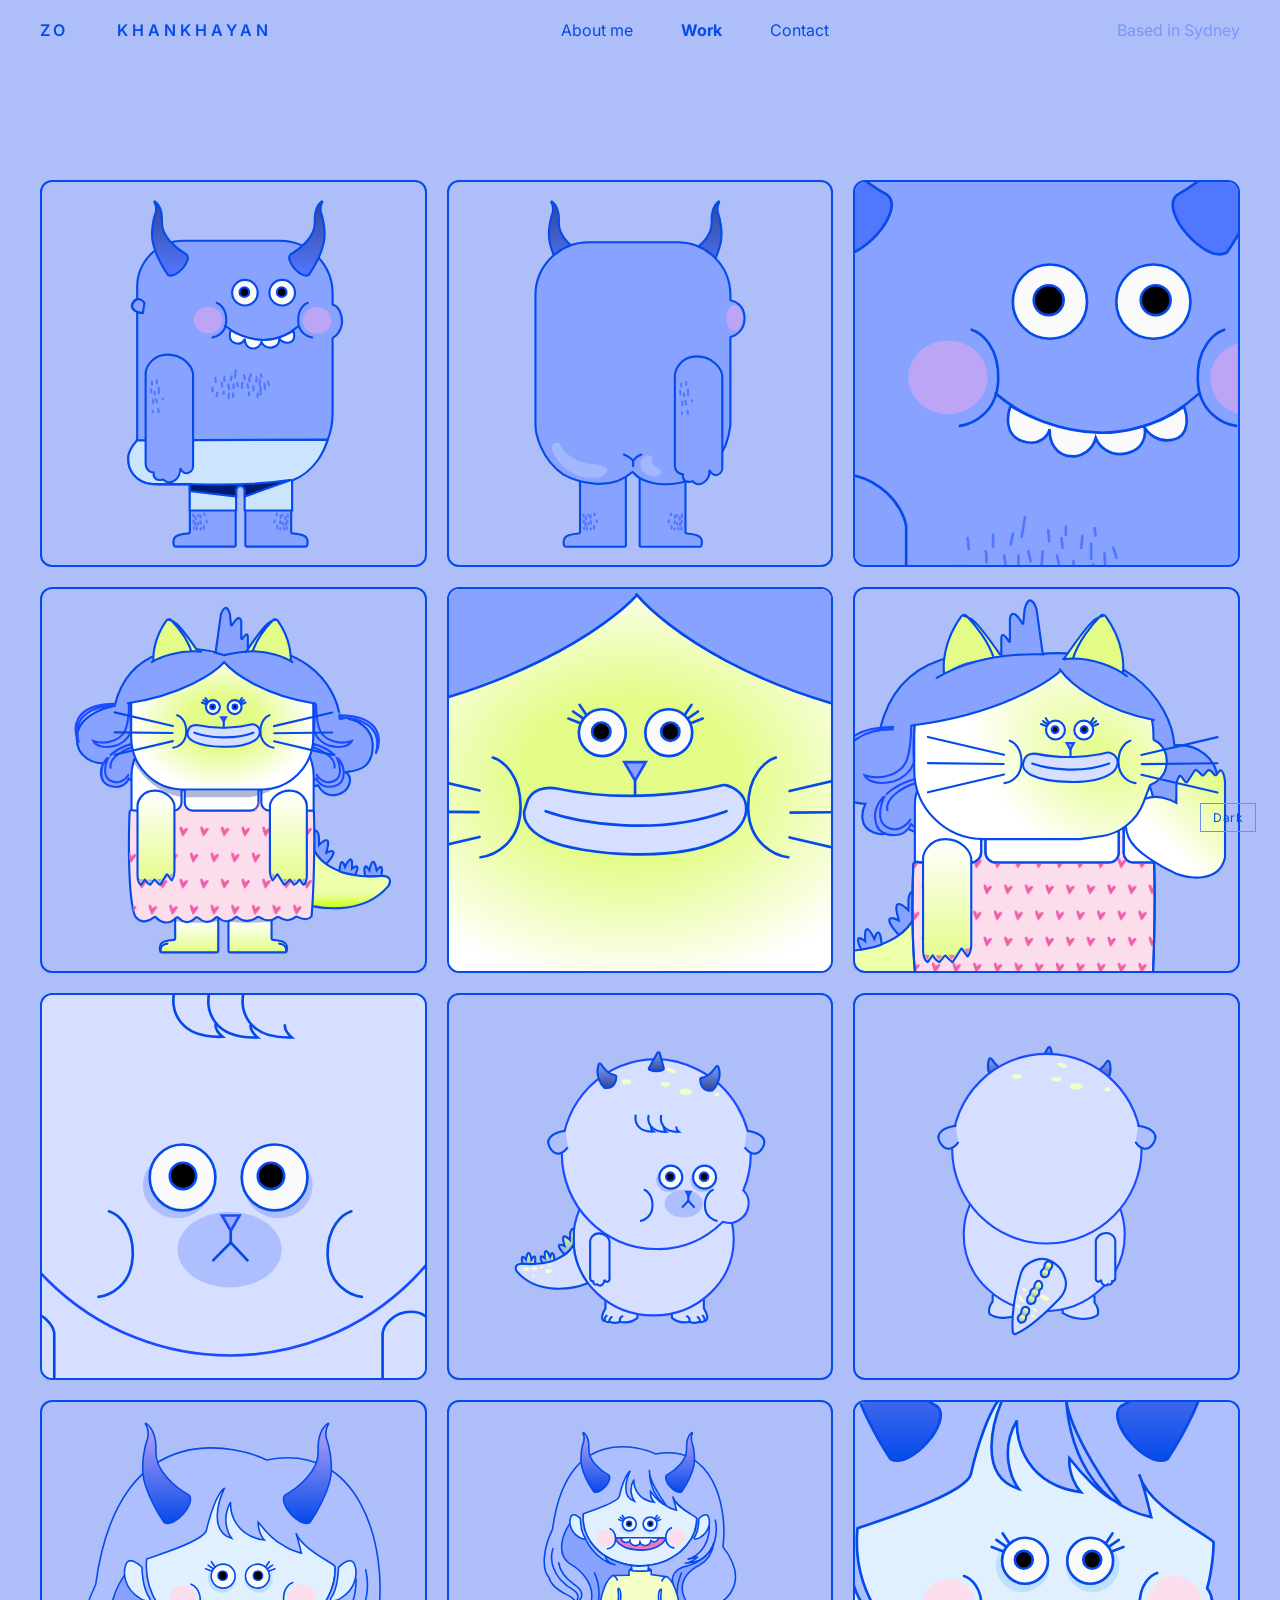
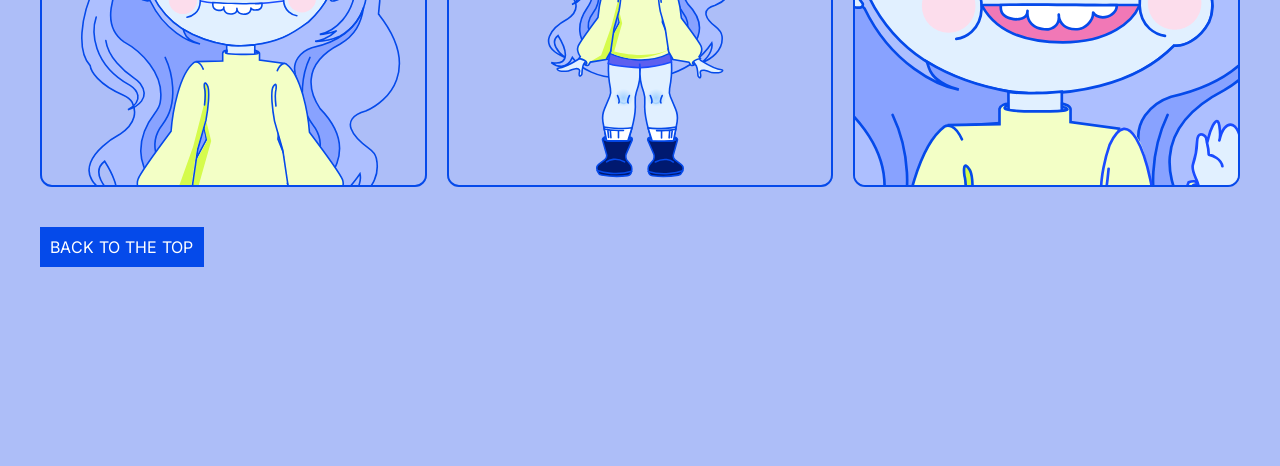
<file: work-UX-Charactor design.html>
<!DOCTYPE html>
<html lang="en">

<head>
  <meta charset="UTF-8" />
  <meta name="viewport" content="width=device-width, initial-scale=1.0" />
  <title>Tattlab</title>
  <link href="https://fonts.googleapis.com/css2?family=Inter:wght@400;600&display=swap" rel="stylesheet" />
  <link rel="stylesheet" href="styles interaction.css" />
</head>

<body>

  <!-- NAV -->
  <nav class="nav">
    <a href="index.html" class="nav__logo text-h2">ZO&nbsp;&nbsp;&nbsp;&nbsp;&nbsp;&nbsp;KHANKHAYAN</a>
    <ul class="nav__links">
      <li><a href="index.html" class="text-h2-regular">About me</a></li>
      <li><a href="work.html" class="text-h2-active"><strong>Work</strong></a></li>
      <li><a href="contact.html" class="text-h2-regular">Contact</a></li>
    </ul>
    <span class="nav__location text-h2-regular">Based in Sydney</span>
    <img src="files/ICON/Icon-Hamburger (blue).svg" class="hamburger" id="hamburger" aria-label="Menu" />
  </nav>

  <!-- fullscreen mobile menu -->
  <div class="mobile-menu" id="mobile-menu">
    <a href="index.html">About me</a>
    <a href="work.html">Work</a>
    <a href="contact.html">Contact</a>
    <span class="menu-location">Based in Sydney</span>
  </div>

  <!-- ════ PAGE SHELL ════ -->
  <div class="page-shell">

    <!-- ════ PROJECT CONTENT ════ -->
    <div class="gallery-wrap">
      <div class="gallery-header">
        <div class="grid">

          <!-- ════ Buffon ════ -->
          <div class="tile" id="buffon1-tile">
            <img class="buffon1-face active" src="files/UX/Interaction/Buffon03.svg" />
            <img class="buffon1-face" src="files/UX/Interaction/Buffon033.svg" />
          </div>

          <div class="tile" id="buffon2-tile">
            <img class="buffon2-face active" src="files/UX/Interaction/Buffon02.svg" />
            <img class="buffon2-face" src="files/UX/Interaction/Buffon022.svg" />
          </div>

          <div class="tile" id="buffon-tile" style="position:relative;">
            <img src="files/UX/Interaction/Buffon01.svg"
              style="width:100%; height:100%; object-fit:cover; display:block;" />
            <img class="eye" id="buffon-left-eye" src="files/UX/Interaction/Buffon-left-eyes.svg"
              style="position:absolute; top:0%; left:38%; width:26%; pointer-events:none;" />
            <img class="eye" id="buffon-right-eye" src="files/UX/Interaction/Buffon-left-eyes.svg"
              style="position:absolute; top:0%; left:64%; width:26%; pointer-events:none;" />
          </div>

          <!-- ════ Zilla ════ -->
          <div class="tile" id="zilla1-tile">
            <img class="zilla1-face active" src="files/UX/Interaction/Zilla01.svg" />
            <img class="zilla1-face" src="files/UX/Interaction/Zilla011.svg" />
          </div>

          <div class="tile" id="zilla-tile" style="position:relative;">
            <img src="files/UX/Interaction/Zilla02.svg"
              style="width:100%; height:100%; object-fit:cover; display:block;" />
            <img class="eye" id="zilla-left-eye" src="files/UX/Interaction/Zilla-left-eyes.svg"
              style="position:absolute; top:0%; left:37%; width:26%; pointer-events:none;" />
            <img class="eye" id="zilla-right-eye" src="files/UX/Interaction/Zilla-left-eyes.svg"
              style="position:absolute; top:0%; left:55%; width:26%; pointer-events:none;" />
          </div>

          <div class="tile" id="zilla3-tile">
            <img class="zilla3-face active" src="files/UX/Interaction/Zilla03.svg" />
            <img class="zilla3-face" src="files/UX/Interaction/Zilla033.svg" />
          </div>

          <!-- ════ Pip ════ -->
          <div class="tile" id="Pip-tile" style="position:relative;">
            <img src="files/UX/Interaction/Pip01.svg"
              style="width:100%; height:100%; object-fit:cover; display:block;" />
            <img class="eye" id="Pip-left-eye" src="files/UX/Interaction/Pip-left-eyes.svg"
              style="position:absolute; top:0%; left:30%; width:40%; pointer-events:none;" />
            <img class="eye" id="Pip-right-eye" src="files/UX/Interaction/Pip-left-eyes.svg"
              style="position:absolute; top:0%; left:54%; width:40%; pointer-events:none;" />
          </div>

          <div class="tile" id="pip2-tile">
            <img class="pip2-face active" src="files/UX/Interaction/test1.svg" />
            <img class="pip2-face" src="files/UX/Interaction/test2.svg" />
            <img class="pip2-face" src="files/UX/Interaction/test3.svg" />
          </div>

          <div class="tile" id="pip3-tile">
            <img class="pip3-face active" src="files/UX/Interaction/Pip03.svg" />
            <img class="pip3-face" src="files/UX/Interaction/Pip033.svg" />
          </div>

          <!-- ════ Rumi ════ -->
          <div class="tile" id="rumi1-tile">
            <img class="rumi1-face active" src="files/UX/Interaction/Rumi01.svg" />
            <img class="rumi1-face" src="files/UX/Interaction/Rumi011.svg" />
          </div>

          <div class="tile" id="rumi2-tile">
            <img class="rumi2-face active" src="files/UX/Interaction/Rumi02.svg" />
            <img class="rumi2-face" src="files/UX/Interaction/Rumi022.svg" />
          </div>

          <div class="tile" id="Rumi" style="position:relative;">
            <img src="files/UX/Interaction/Rumi03.svg"
              style="width:100%; height:100%; object-fit:cover; display:block;" />
            <img class="eye" id="Rumi-left-eye" src="files/UX/Interaction/Rumi-left-eyes.svg"
              style="position:absolute; top:0%; left:37%; width:26%; pointer-events:none;" />
            <img class="eye" id="Rumi-right-eye" src="files/UX/Interaction/Rumi-left-eyes.svg"
              style="position:absolute; top:0%; left:54%; width:26%; pointer-events:none;" />
          </div>
          
        </div>
      </div>
    </div>

    <!-- ════ BACK TO TOP ════ -->
    <div class="page-grid">
      <div class="back-to-top-wrap">
        <button class="btn-primary" onclick="window.scrollTo({top:0,behavior:'smooth'})">BACK TO THE TOP</button>
        
      </div>
    </div>

  </div><!-- end .page-shell -->

  <!-- ════ FOOTER ════ -->
  <footer class="reveal anim-fade-up">
    <div class="footer-contact">
      <div class="footer-contact-row"><a href="https://www.behance.net/Zo_Khankhayan" target="_blank">Behance</a></div>
      <div class="footer-contact-row"><a href="https://www.linkedin.com/in/zo-khankhayan-32413b2a5"
          target="_blank">LinkedIn</a></div>
      <div class="footer-contact-row"><span>Zo.nathamon.K@gmail.com</span></div>
    </div>
    <div class="footer-dl">
      <a target="_blank" href="./files/260411_RESUME_ZO KHANKHAYAN_UXUI.pdf">Download Resume</a>
    </div>
    <div class="footer-copy">Zo K. Designed &amp; built by me</div>
  </footer>

  <!-- ════ THEME TOGGLE ════ -->
  <button id="theme-toggle">Dark</button>

  <!-- ════ CUSTOM CURSOR ════ -->
  <div id="cursor"></div>

  <script>
    /* Scroll reveal */
    const observer = new IntersectionObserver((entries) => {
      entries.forEach(entry => {
        if (entry.isIntersecting) entry.target.classList.add('is-visible');
        else entry.target.classList.remove('is-visible');
      });
    }, { threshold: 0.12 });
    document.querySelectorAll('.reveal').forEach(el => observer.observe(el));

    /* Dark mode */
    const toggle = document.getElementById('theme-toggle');
    if (localStorage.getItem('theme') === 'dark') {
      document.body.classList.add('dark');
      toggle.textContent = 'Light';
    }
    toggle.addEventListener('click', () => {
      const isDark = document.body.classList.toggle('dark');
      toggle.textContent = isDark ? 'Light' : 'Dark';
      localStorage.setItem('theme', isDark ? 'dark' : 'light');
    });

    /* Custom cursor */
    const cursor = document.getElementById('cursor');
    let mx = -100, my = -100, cx = -100, cy = -100;
    document.addEventListener('mousemove', e => { mx = e.clientX; my = e.clientY; });
    document.addEventListener('mousedown', () => cursor.classList.add('clicking'));
    document.addEventListener('mouseup', () => cursor.classList.remove('clicking'));
    function lerp(a, b, t) { return a + (b - a) * t; }
    function animateCursor() {
      cx = lerp(cx, mx, 0.18);
      cy = lerp(cy, my, 0.18);
      cursor.style.left = cx + 'px';
      cursor.style.top = cy + 'px';
      requestAnimationFrame(animateCursor);
    }
    animateCursor();

    /* Hamburger */
    const hamburger = document.getElementById('hamburger');
    const mobileMenu = document.getElementById('mobile-menu');
    hamburger.addEventListener('click', () => {
      hamburger.classList.toggle('open');
      mobileMenu.classList.toggle('open');
    });
    mobileMenu.querySelectorAll('a').forEach(link => {
      link.addEventListener('click', () => {
        hamburger.classList.remove('open');
        mobileMenu.classList.remove('open');
      });
    });

    /* ════ ALL EYES — one script for every character ════ */
    const allEyes = document.querySelectorAll('.eye');
    document.addEventListener('mousemove', (e) => {
      allEyes.forEach((eye) => {
        const r = eye.getBoundingClientRect();
        const cx = r.left + r.width / 2;
        const cy = r.top + r.height / 2;
        const angle = Math.atan2(e.clientY - cy, e.clientX - cx);
        const dist = 12;
        eye.style.transform = `translate(${Math.cos(angle) * dist}px, ${Math.sin(angle) * dist}px)`;
      });
    });
  </script>






  <script>// ════ Generic hover-swap ════
function initHoverSwap(tileId, facesClass, interval = 400) {
  const tile = document.getElementById(tileId);
  if (!tile) return;
  const faces = tile.querySelectorAll('.' + facesClass);
  let index = 0;
  let timer = null;

  tile.addEventListener('mouseenter', () => {
    timer = setInterval(() => {
      faces[index].classList.remove('active');
      index = (index + 1) % faces.length;
      faces[index].classList.add('active');
    }, interval);
  });

  tile.addEventListener('mouseleave', () => {
    clearInterval(timer);
    faces[index].classList.remove('active');
    index = 0;
    faces[0].classList.add('active');
  });
}

initHoverSwap('buffon1-tile', 'buffon1-face');
initHoverSwap('buffon2-tile', 'buffon2-face');
initHoverSwap('zilla1-tile',  'zilla1-face');
initHoverSwap('zilla3-tile',  'zilla3-face');
initHoverSwap('pip2-tile',    'pip2-face');
initHoverSwap('pip3-tile',    'pip3-face');
initHoverSwap('rumi1-tile',   'rumi1-face');
initHoverSwap('rumi2-tile',   'rumi2-face');

// ════ Eye tracking ════
document.addEventListener('mousemove', (e) => {
  document.querySelectorAll('.eye').forEach((eye) => {
    const rect = eye.getBoundingClientRect();
    const cx = rect.left + rect.width / 2;
    const cy = rect.top + rect.height / 2;
    const dx = e.clientX - cx;
    const dy = e.clientY - cy;
    const angle = Math.atan2(dy, dx);
    const dist = Math.min(Math.hypot(dx, dy) / 10, 6);
    const x = Math.cos(angle) * dist;
    const y = Math.sin(angle) * dist;
    eye.style.transform = `translate(${x}px, ${y}px)`;
  });
});</script>

</body>

</html>
</file>
<file: styles.css>
/* =============================================
   DESIGN TOKENS — LIGHT MODE
   ============================================= */
:root {
  --gray-000: #FFFFFF;
  --gray-200: #F9F9F9;
  --gray-500: #888888;
  --gray-900: #000000;
  --rule-color: #b1b1b1;
  --footer-rule: #E0E0E0;

  --font-family: 'Inter', sans-serif;

  --h1-size: 96px;
  --h2-size: 16px;
  --h4-size: 12px;

  --margin: 40px;
  --gutter: 20px;
  --col-width: calc((100% - (var(--margin) * 2) - (var(--gutter) * 11)) / 12);
}

/* =============================================
   DESIGN TOKENS — DARK MODE
   ============================================= */
body.dark {
  --gray-000: #000000;
  --gray-200: #000000;
  --gray-500: #777777;
  --gray-900: #F0F0F0;
  --rule-color: #333333;
  --footer-rule: #2a2a2a;
}

.page-light {
  background: (--gray-200);
}

/* =============================================
   RESET & BASE
   ============================================= */
*,
*::before,
*::after {
  box-sizing: border-box;
  margin: 0;
  padding: 0;
  cursor: none !important;
}

html {
  font-size: 16px;
}

body {
  font-family: var(--font-family);
  background: var(--gray-200);
  color: var(--gray-900);
  overflow-x: hidden;
  transition: background 0.3s ease, color 0.3s ease;
}




/* =============================================
   CUSTOM CURSOR
   ============================================= */
#cursor {
  position: fixed;
  top: 0;
  left: 0;
  width: 24px;
  height: 24px;
  border-radius: 50%;
  background: #ff3300;
  pointer-events: none;
  z-index: 99999;
  transform: translate(-50%, -50%);
  will-change: left, top;
  mix-blend-mode: multiply;
}

body.dark #cursor {
  mix-blend-mode: difference;
}

#cursor.clicking {
  transform: translate(-50%, -50%) scale(0.82);
}

/* =============================================
   BUTTON
   ============================================= */

/* Primary — black fill */
.btn-primary {
  display: inline-flex;
  align-items: center;
  justify-content: center;
  background: var(--gray-900);
  color: var(--gray-000);
  font-family: var(--font-family);
  font-size: var(--h2-size);
  font-weight: 400;
  padding: 10px 10px;
  border: none;
  letter-spacing: 0.02em;
  text-decoration: none;
  transition: opacity 0.2s ease, background 0.3s ease;
}

body.dark .btn-primary {
  background: transparent;
  color: var(--blue-900);
  border: 1px solid var(--gray-900);
}

.btn-primary:hover {
  opacity: 0.7;
}

/* Secondary — outlined */
.btn-secondary {
  display: inline-flex;
  align-items: center;
  justify-content: center;
  background: transparent;
  color: var(--gray-900);
  font-family: var(--font-family);
  font-size: var(--h2-size);
  font-weight: 400;
  padding: 10px 10px;
  border: 1px solid var(--gray-900);
  letter-spacing: 0.02em;
  text-decoration: none;
  transition: background 0.2s ease, color 0.2s ease, border-color 0.3s ease;
}

.btn-secondary:hover {
  background: var(--gray-900);
  color: var(--gray-000);
}

/* =============================================
   Icon
   ============================================= */
.nav-arrows {
  display: flex;
}

/* =============================================
   TYPOGRAPHY
   ============================================= */
.h1 {
  font-weight: 600;
  font-size: clamp(32px, 4.44vw, 64px);
  color: var(--gray-900);
  line-height: 1;
}

.h2 {
  font-weight: 600;
  font-size: 16px;
  color: var(--gray-900);
}

.h3 {
  font-weight: 600;
  font-size: 16px;
  color: var(--gray-900);
}

.h4 {
  font-weight: 400;
  font-size: 12px;
  color: var(--gray-500);
}

.body {
  font-weight: 400;
  font-size: 16px;
  color: var(--gray-900);
  line-height: 1.6;
}

.muted {
  color: var(--gray-500);
}

/* page 2 typography aliases → same tokens */
.text-h1 {
  font-size: var(--h1-size);
  font-weight: 600;
  color: var(--gray-900);
  line-height: 1.1;
}

.text-h2 {
  font-size: var(--h2-size);
  font-weight: 600;
  color: var(--gray-900);
}

.text-h2-regular {
  font-size: var(--h2-size);
  font-weight: 400;
  color: var(--gray-900);
}

.text-h4 {
  font-size: var(--h4-size);
  font-weight: 400;
  color: var(--gray-500);
}

/* =============================================
   LAYOUT
   ============================================= */
.page-shell {
  max-width: 1920px;
  margin: 0 auto;
  padding: 0 var(--margin);
}

/* page 2 wrapper */
.page-wrapper {
  width: 100%;
  max-width: 1920px;
  margin: 0 auto;
  background: var(--gray-200);
  transition: background 0.3s ease;
}

.page-grid {
  display: grid;
  grid-template-columns: repeat(12, 1fr);
  column-gap: var(--gutter);
}

.rule-grid {
  grid-column: 3 / 13;
  border: none;
  border-top: 1px solid var(--rule-color);
}

.rule-grid-top {
  grid-column: 3 / 13;
  border: none;
  border-top: 1px solid var(--rule-color);
  margin-top: 150px;
}

.rule-grid-bottom {
  grid-column: 6 / 13;
  border: none;
  margin-bottom: 300px;
}

/* =============================================
   NAV — PAGE 1 (grid-based)
   ============================================= */
nav {
  position: sticky;
  top: 0;
  z-index: 100;
  background: var(--gray-200);
  transition: background 0.3s ease;
  max-width: 1920px;
  margin: 0 auto;
  padding: 34px var(--margin);
  display: grid;
  grid-template-columns: repeat(12, 1fr);
  column-gap: var(--gutter);
  align-items: center;
  animation: fadeIn 0.6s ease both;
}

.nav-logo {
  grid-column: 1 / 3;
  font-weight: 600;
  font-size: 16px;
  white-space: nowrap;
  color: var(--gray-900);
  text-decoration: none;
}

.nav-links {
  grid-column: 6 / 9;
  display: flex;
  gap: clamp(12px, 2.5vw, 36px);
  flex-wrap: wrap;
}

.nav-links a {
  text-decoration: none;
  color: var(--gray-900);
  font-size: 16px;
  transition: opacity 0.2s ease;
}

.nav-links a:hover {
  opacity: 0.6;
}

.nav-loc {
  grid-column: 10 / 13;
  font-size: 16px;
  color: var(--gray-500);
  text-align: right;
}

/* =============================================
   NAV — PAGE 2 (flex-based)
   ============================================= */
.nav {
  position: sticky;
  top: 0;
  z-index: 100;
  background: var(--gray-200);
  transition: background 0.3s ease;
  display: flex;
  align-items: center;
  justify-content: space-between;
  padding: 20px var(--margin);
  width: 100%;
}

.nav__logo {
  font-size: var(--h2-size);
  font-weight: 600;
  color: var(--gray-900);
  letter-spacing: 0.25em;
  text-decoration: none;
  transition: color 0.3s ease;
}

.nav__links {
  display: flex;
  align-items: center;
  gap: 48px;
  list-style: none;
}

.nav__links a {
  font-size: var(--h2-size);
  font-weight: 400;
  color: var(--gray-900);
  text-decoration: none;
  transition: opacity 0.2s ease, color 0.3s ease;
}

.nav__links a:hover {
  opacity: 0.6;
}

.nav__links a.active {
  font-weight: 600;
}

.nav__location {
  font-size: var(--h2-size);
  font-weight: 400;
  color: var(--gray-500);
  transition: color 0.3s ease;
}

/* =============================================
   HERO — PAGE 1
   ============================================= */
.hero-row {
  padding: clamp(32px, 5vw, 80px) 0;
  align-items: center;
}

.hero-num {
  grid-column: 1;
  align-self: start;
  padding: clamp(24px, 5vw, 24px) 0 clamp(16px, 3vw, 24px);
}

.hero-name {
  grid-column: 3 / 10;
  font-weight: 600;
  font-size: clamp(16px, 4.44vw, 64px);
  color: var(--gray-900);
  line-height: 1.32;
  margin-top: 14px;
  margin-bottom: 14px;
}

.hero-img {
  grid-column: 11 / 13;
  width: 100%;
  object-fit: contain;
  align-self: start;
  padding: clamp(24px, 5vw, 24px) 0 clamp(16px, 3vw, 24px);
}

.project-img-full {
  grid-column: 1 / 13;
  width: 100%;
  height: 100%;
  display: block;
  object-fit: cover;
}

/* =============================================
   HERO — PAGE 2
   ============================================= */
.hero,
.section-heading {
  padding: 10px var(--margin) 10px;
}

.hero__title {
  font-size: var(--h1-size);
  font-weight: 600;
  color: var(--gray-900);
  line-height: 1.1;
  letter-spacing: -0.01em;
  transition: color 0.3s ease;
  padding-top: 80px;
  padding-bottom: 80px;
}

/* =============================================
   BIO
   ============================================= */
.bio-wrap {
  grid-column: 3 / 13;
  padding: clamp(12px, 4vw, 40px) 0;
  display: flex;
  flex-direction: column;
  gap: 24px;
}

.bio-wrap .body {
  text-align: justify;
}

/* =============================================
   SECTION HEADER
   ============================================= */
.sec-num {
  grid-column: 1;
  align-self: end;
  padding: clamp(200px, 5vw, 24px) 0 clamp(16px, 3vw, 24px);

}

.sec-title {
  grid-column: 3 / 13;
  font-weight: 600;
  font-size: clamp(24px, 4.44vw, 64px);
  color: var(--gray-900);
  line-height: 1;
  padding: clamp(200px, 5vw, 24px) 0 clamp(16px, 3vw, 24px);
  align-self: end;
}

/* =============================================
   PERSONAL DETAILS
   ============================================= */
.det-label {
  grid-column: 3 / 5;
  font-weight: 600;
  font-size: 16px;
  align-self: start;
  padding-bottom: 20px;
  padding-top: 24px;
}

.det-val-a {
  grid-column: 7 / 9;
  padding-top: 24px;
}

.det-val-b {
  grid-column: 10 / 12;
  padding-top: 24px;
}

.det-val-full {
  grid-column: 7 / 13;
  padding-top: 24px;
}

.det-spacer {
  grid-column: 3 / 13;
  height: 16px;
}

.det-section-end {
  padding-bottom: clamp(24px, 4vw, 64px);
}

/* =============================================
   EXPERIENCE ENTRY
   ============================================= */
.entry-date {
  grid-column: 3;
  padding: clamp(24px, 3vw, 24px) 0;
  align-self: start;
}

.entry-date .h4 {
  margin-top: 4px;
}

.entry-tag {
  grid-column: 5 / 7;
  padding: clamp(24px, 3vw, 24px) 0;
  font-size: 14px;
  line-height: 1.6;
  align-self: start;
  color: var(--gray-900);
}

.entry-content {
  grid-column: 7 / 13;
  padding: clamp(24px, 3vw, 24px) 0;
  align-self: start;
}

.entry-content .h2 {
  margin-bottom: 10px;
}

.entry-content .body {
  text-align: justify;
}

.entry-content .skills {
  font-weight: 600;
  font-size: 16px;
  margin-top: 24px;
  color: var(--gray-900);
}

/* =============================================
   SKILL ROWS
   ============================================= */
.skill-label {
  grid-column: 3 / 7;
  font-weight: 600;
  font-size: 16px;
  padding: clamp(24px, 3vw, 24px) 0;
  align-self: start;
  color: var(--gray-900);
}

.skill-grid {
  grid-column: 7 / 13;
  display: grid;
  grid-template-columns: repeat(6, 1fr);
  column-gap: 0;
  row-gap: clamp(24px, 2vw, 24px);
  padding: clamp(24px, 3vw, 24px) 0;
  align-self: start;
}

.skill-item {
  grid-column: span 2;
  display: flex;
  align-items: center;
  gap: 12px;
}

.badge {
  width: 48px;
  height: 48px;
  flex-shrink: 0;
  background: var(--gray-900);
  color: var(--gray-000);
  font-weight: 600;
  font-size: 16px;
  display: flex;
  align-items: center;
  justify-content: center;
  text-align: center;
  transition: transform 0.2s cubic-bezier(0.22, 1, 0.36, 1), background 0.2s ease;
}

.badge:hover {
  transform: scale(1.08);
  background: #444;
}

.skill-item-text .h2 {
  font-size: 16px;
}

.skill-item-text .h4 {
  margin-top: 2px;
  font-size: 11px;
}

/* =============================================
   PROJECT GRID & CARD (page 2)
   ============================================= */
.project-section {
  padding: 0 var(--margin) 80px;
}

.project-grid {
  display: grid;
  grid-template-columns: 1fr 1fr;
  gap: var(--gutter);
}

.project-card {
  display: flex;
  flex-direction: column;
}

.project-card__header {
  display: flex;
  align-items: center;
  justify-content: space-between;
  margin-bottom: 8px;
}

.project-card__label {
  font-size: var(--h2-size);
  font-weight: 400;
  color: var(--gray-900);
  transition: color 0.3s ease;
}

.project-card__tags {
  display: flex;
  gap: 4px;
}

.project-card__tag {
  background-color: var(--rule-color);
  padding: 2px 0;
  width: 92px;
  text-align: center;
  font-size: var(--h4-size);
  font-weight: 400;
  color: var(--gray-900);
  transition: background-color 0.3s ease, color 0.3s ease;
}

.project-card__image {
  width: 100%;
  aspect-ratio: 680 / 500;
  object-fit: cover;
  display: block;
  background-color: var(--rule-color);
  transition: background-color 0.3s ease;
}

.back-to-top-wrap {
  grid-column: 1 / 13;
  display: flex;
  justify-content: space-between;
  align-items: center;
  padding: 40px 0 40px;
}

.project-card a {
  display: block;
  overflow: hidden;
}

.project-card__image {
  width: 100%;
  aspect-ratio: 680 / 500;
  object-fit: cover;
  display: block;
  background-color: var(--rule-color);
  will-change: transform;
  transform: translateZ(0);
  transition: transform 0.6s cubic-bezier(0.22, 1, 0.36, 1);
}

.project-card a:hover .project-card__image {
  transform: scale(1.04) translateZ(0);
}

/* =============================================
   FOOTER
   ============================================= */
footer {
  max-width: 1920px;
  margin: 0 auto;
  padding: clamp(24px, 5vw, 24px) var(--margin);
  display: grid;
  grid-template-columns: repeat(12, 1fr);
  column-gap: var(--gutter);
  border-top: 1px solid var(--footer-rule);
  align-items: start;
  transition: border-color 0.3s ease;
}

.footer-contact {
  grid-column: 1 / 6;
  display: flex;
  flex-direction: column;
  gap: 4px;
}

.footer-contact-row {
  display: flex;
  gap: 12px;
}

.footer-contact-row span:first-child {
  min-width: 72px;
}

.footer-contact a,
.footer-contact span {
  font-size: 16px;
  font-weight: 600;
  color: var(--gray-900);
  text-decoration: none;
  transition: opacity 0.2s ease, color 0.3s ease;
}

.footer-contact a:hover {
  opacity: 0.5;
}

.footer-dl {
  grid-column: 6 / 9;
  display: flex;
  flex-direction: column;
  align-items: center;
  gap: 4px;
  margin-top: 50px;
}

.footer-dl a {
  text-decoration: none;
  color: var(--gray-900);
  font-size: 16px;


  grid-column: 1 / 13;
  display: flex;
  justify-content: center;

  transition: opacity 0.2s ease, color 0.3s ease;
}

.footer-dl a:hover {
  opacity: 0.5;
}

.footer-copy {
  grid-column: 9 / 13;
  text-align: right;
  font-size: 16px;
  align-self: flex-end;
  color: var(--gray-900);
  transition: color 0.3s ease;
}

/* =============================================
   THEME TOGGLE
   ============================================= */
#theme-toggle {
  position: fixed;
  bottom: 24px;
  right: 24px;
  z-index: 99998;
  background: none;
  border: 1px solid var(--rule-color);
  color: var(--gray-900);
  font-family: var(--font-family);
  font-size: 12px;
  font-weight: 400;
  padding: 6px 12px;
  transition: border-color 0.2s ease, color 0.2s ease, background 0.2s ease;
  letter-spacing: 0.04em;
  margin-bottom: 44px;
}

#theme-toggle:hover {
  background: var(--gray-900);
  color: var(--gray-200);
}

/* =============================================
   ANIMATIONS
   ============================================= */
@keyframes slideUp {
  from {
    opacity: 0;
    transform: translateY(36px);
  }

  to {
    opacity: 1;
    transform: translateY(0);
  }
}

@keyframes fadeIn {
  from {
    opacity: 0;
  }

  to {
    opacity: 1;
  }
}

@keyframes fadeUp {
  from {
    opacity: 0;
    transform: translateY(16px);
  }

  to {
    opacity: 1;
    transform: translateY(0);
  }
}

@keyframes slideInLeft {
  from {
    opacity: 0;
    transform: translateX(-24px);
  }

  to {
    opacity: 1;
    transform: translateX(0);
  }
}

@keyframes slideInRight {
  from {
    opacity: 0;
    transform: translateX(24px);
  }

  to {
    opacity: 1;
    transform: translateX(0);
  }
}

@keyframes scaleIn {
  from {
    opacity: 0;
    transform: scale(0.92);
  }

  to {
    opacity: 1;
    transform: scale(1);
  }
}

.reveal {
  opacity: 0;
}

.reveal.anim-slide-up.is-visible {
  animation: slideUp 1.1s cubic-bezier(0.16, 1, 0.3, 1) forwards;
}

.reveal.anim-fade.is-visible {
  animation: fadeIn 0.5s ease forwards;
}

.reveal.anim-fade-up.is-visible {
  animation: fadeUp 0.6s cubic-bezier(0.22, 1, 0.36, 1) forwards;
}

.reveal.anim-left.is-visible {
  animation: slideInLeft 0.55s cubic-bezier(0.22, 1, 0.36, 1) forwards;
}

.reveal.anim-right.is-visible {
  animation: slideInRight 0.55s cubic-bezier(0.22, 1, 0.36, 1) forwards;
}

.reveal.anim-scale.is-visible {
  animation: scaleIn 0.6s cubic-bezier(0.22, 1, 0.36, 1) forwards;
}

.reveal.anim-rule.is-visible {
  animation: fadeIn 0.4s ease forwards;
}

.delay-1 {
  animation-delay: 0.08s !important;
}

.delay-2 {
  animation-delay: 0.16s !important;
}

.delay-3 {
  animation-delay: 0.24s !important;
}

.delay-4 {
  animation-delay: 0.32s !important;
}

.delay-5 {
  animation-delay: 0.40s !important;
}

/* =============================================
   RESPONSIVE — 1440px
   ============================================= */
@media (max-width: 1440px) {
  :root {
    --h1-size: 80px;
  }
}

/* =============================================
   RESPONSIVE — 1280px
   ============================================= */
@media (max-width: 1280px) {
  :root {
    --h1-size: 72px;
  }
}

/* =============================================
   RESPONSIVE — 1024px
   ============================================= */
@media (max-width: 1024px) {
  :root {
    --h1-size: 56px;
    --margin: 24px;
  }

  .nav__links {
    gap: 32px;
  }
}

/* =============================================
   RESPONSIVE — 900px
   ============================================= */
@media (max-width: 900px) {
  .page-grid {
    grid-template-columns: repeat(8, 1fr);
  }

  nav {
    grid-template-columns: repeat(8, 1fr);
    padding: 24px var(--margin);
  }

  .nav-logo {
    grid-column: 1 / 3;
    font-size: 12px;
  }

  .nav-links {
    grid-column: 3 / 7;
  }

  .nav-links a {
    font-size: 12px;
  }

  .nav-loc {
    display: none;
  }

  .h1,
  .sec-title,
  .sec-num,
  .hero-name {
    font-size: 32px;
  }

  .sec-title {
    padding: clamp(24px, 3vw, 24px) 0 clamp(12px, 2vw, 16px);
  }

  .sec-num {
    padding: clamp(24px, 3vw, 24px) 0 clamp(12px, 2vw, 16px);
  }



  .h2,
  .h3,
  .body,
  .skill-label,
  .skill-item-text .h2,
  .det-label,
  .entry-content .skills,
  .nav-logo {
    font-size: 12px;
  }

  .rule-grid {
    grid-column: 1 / -1;
  }

  .rule-grid-top {
    grid-column: 1 / -1;
    margin-top: 100px;
  }

  .rule-grid-bottom {
    grid-column: 1 / -1;
    margin-bottom: 100px;
  }

  .hero-num {
    grid-column: 1;
    padding: clamp(10px, 3vw, 10px) 0 clamp(0px, 2vw, 16px);
  }

  .hero-name {
    grid-column: 2 / 7;
    margin-top: 10px;
    margin-bottom: 10px;
  }

  .hero-img {
    grid-column: 7 / 9;
    padding: clamp(10px, 3vw, 10px) 0 clamp(0px, 2vw, 16px);
  }

  .bio-wrap {
    grid-column: 1 / -1;
  }

  .sec-num {
    grid-column: 1;
    margin-right: 10px;
  }

  .sec-title {
    grid-column: 2 / -1;
    margin-left: -40px;
  }

  .det-label {
    grid-column: 1 / 3;
  }

  .det-val-a {
    grid-column: 3 / 6;
  }

  .det-val-b {
    grid-column: 6 / 9;
  }

  .det-val-full {
    grid-column: 3 / -1;
  }

  .det-spacer {
    grid-column: 1 / -1;
  }

  .entry-date {
    grid-column: 1 / 3;
  }

  .entry-tag {
    grid-column: 3 / 5;
    font-size: 12px;
  }

  .entry-content {
    grid-column: 5 / -1;
    font-size: 12px;
  }

  .skill-label {
    grid-column: 1 / 3;
  }

  .skill-grid {
    grid-column: 3 / -1;
    grid-template-columns: repeat(6, 1fr);
  }

  footer {
    grid-template-columns: repeat(8, 1fr);
  }

  .footer-contact {
    grid-column: 1 / 5;
    font-size: 12px;
  }

  .footer-dl {
    grid-column: 5 / 7;
  }

  .footer-dl a {
    font-size: 12px;
  }

  .footer-copy {
    grid-column: 7 / -1;
    font-size: 12px;
  }
}

/* =============================================
   RESPONSIVE — 768px
   ============================================= */
@media (max-width: 768px) {


  :root {
    --h1-size: 40px;
    --margin: 20px;
  }

  .nav {
    flex-wrap: wrap;
    gap: 16px;
    padding-top: 24px;
    padding-bottom: 24px;
  }

  .nav__location {
    order: 3;
    width: 100%;
  }

  .project-grid {
    grid-template-columns: 1fr;
  }

  .footer-contact,
  .footer-dl,
  .footer-copy {
    grid-column: 1;
  }

  .footer-contact {
    font-size: 12px;
    grid-column: 1 / 8;
    border-bottom: 1px solid var(--rule-color);
    padding-bottom: 16px;
    /* space between text and border */
    margin-bottom: 16px;
    /* space after the border */
  }

  .footer-dl {
    align-items: flex-start;
    margin-top: -6px;
    grid-column: 1 / 8;
    border-bottom: 1px solid var(--rule-color);
    padding-bottom: 16px;
    /* space between text and border */
    margin-bottom: 16px;
    /* space after the border */
  }

  .footer-dl a {
    font-size: 12px;
  }

  .footer-copy {
    grid-column: 1 / 8;
    font-size: 12px;
    text-align: left;
    margin-top: -6px;
  }

  .footer-contact a,
  .footer-contact span {
    font-size: 12px;
  }

  .btn-primary,
  .btn-secondary {
    padding: 6px 6px;
  }

  .nav-arrows img {
    width: 34px;
    height: 34px;
  }
}



/* =============================================
   RESPONSIVE — 482px
   ============================================= */
@media (max-width: 482px) {
  .page-grid {
    grid-template-columns: repeat(4, 1fr);
  }

  nav {
    grid-template-columns: repeat(4, 1fr);
    row-gap: 12px;
    padding: 20px var(--margin);
  }

  .nav-logo {
    grid-column: 1 / 3;
    font-size: 12px;
  }

  .nav-links {
    grid-column: 1 / -1;
  }

  .nav-links a {
    font-size: 12px;
  }

  .nav-loc {
    display: none;
  }

  .h1,
  .sec-title,
  .sec-num,
  .hero-name {
    font-size: 18px;
  }

  .sec-title {
    padding: 56px 0 12px;
  }

  .sec-num {
    padding: 56px 0 12px;
  }

  .sec-num {
    grid-column: 1;
    margin-right: 10px;
  }

  .sec-title {
    grid-column: 2 / -1;
    margin-left: -50px;
  }

  .h2,
  .h3,
  .body,
  .skill-label,
  .skill-item-text .h2,
  .det-label,
  .entry-content .skills {
    font-size: 12px;
  }

  .body {
    font-size: 12px;
  }

  .project-card__label {
    font-size: 12px;
    margin-right: 12px;
  }

  .rule-grid {
    grid-column: 1 / -1;
  }

  .hero-num {
    grid-column: 1;
    padding: clamp(10px, 3vw, 24px) 0 clamp(0px, 2vw, 16px);
  }

  .hero-name {
    grid-column: 2 / 4;
    margin-top: 10px;
    margin-bottom: 10px;
  }

  .hero-img {
    grid-column: 4 / 5;
    padding: clamp(10px, 3vw, 24px) 0 clamp(10px, 2vw, 16px);
  }

  .bio-wrap {
    grid-column: 1 / -1;
    gap: 16px;
  }

  .sec-num {
    grid-column: 1;
  }

  .sec-title {
    grid-column: 2 / -1;
  }

  .det-label {
    grid-column: 1 / -1;
    padding-bottom: 8px;
  }

  .det-val-a {
    grid-column: 1 / 3;
    padding-top: 0;
  }

  .det-val-b {
    grid-column: 3 / -1;
    padding-top: 0;
  }

  .det-val-full {
    grid-column: 1 / -1;
    padding-top: 0;
  }

  .det-spacer {
    grid-column: 1 / -1;
    height: 8px;
  }

  .entry-date {
    grid-column: 1 / 2;
    padding-bottom: 0;
  }

  .entry-tag {
    grid-column: 3 / -1;
    font-size: 12px;
  }

  .entry-content {
    grid-column: 1 / -1;
    padding-top: 8px;
    font-size: 12px;
  }

  .skill-label {
    grid-column: 1 / -1;
    padding-bottom: 0;
  }

  .skill-grid {
    grid-column: 1 / -1;
    grid-template-columns: repeat(2, 1fr);
    row-gap: 16px;
  }

  .skill-item {
    grid-column: span 1 !important;
  }

  .badge {
    width: 48px;
    height: 48px;
    font-size: 12px;
  }

  footer {
    grid-template-columns: 1fr;
    row-gap: 20px;
  }

  .footer-contact,
  .footer-dl,
  .footer-copy {
    grid-column: 1;
  }

  .footer-contact {
    font-size: 12px;
    grid-column: 1 / 4;
    border-bottom: 1px solid var(--rule-color);
    padding-bottom: 16px;
    /* space between text and border */
    margin-bottom: 16px;
    /* space after the border */
  }

  .footer-dl {
    align-items: flex-start;
    margin-top: -24px;
    grid-column: 1 / 4;
    border-bottom: 1px solid var(--rule-color);
    padding-bottom: 16px;
    /* space between text and border */
    margin-bottom: 16px;
    /* space after the border */
  }

  .footer-dl a {
    font-size: 12px;
  }

  .footer-copy {
    font-size: 12px;
    text-align: left;
    margin-top: -24px;
  }

  .footer-contact a,
  .footer-contact span {
    font-size: 12px;
  }

  .sec-num {
    padding-top: clamp(48px, 8vw, 80px);
  }

  .hero__title {
    padding-top: 40px;
    padding-bottom: 40px;
  }


}


/* =============================================
   RESPONSIVE — 480px
   ============================================= */
@media (max-width: 480px) {
  :root {
    --h1-size: 32px;
    --margin: 16px;
  }

  .nav__links {
    gap: 20px;
  }
}


/* =============================================
   HAMBURGER MENU
   ============================================= */
@media (max-width: 1024px) {
  .hamburger {
    display: flex;
  }

  .nav__links {
    display: none;
  }

  .nav__location {
    align-items: flex-end;
  }
}


.hamburger {
  display: none;
  flex-direction: column;
  gap: 5px;
  background: none;
  border: none;
  padding: 0px;
  z-index: 200;
}

.hamburger span {
  display: block;
  width: 24px;
  height: 2px;
  background: var(--gray-900);
  transition: transform 0.3s ease, opacity 0.3s ease, background 0.3s ease;
}

/* animate to X when open */
.hamburger.open span:nth-child(1) {
  transform: translateY(7px) rotate(45deg);
}

.hamburger.open span:nth-child(2) {
  opacity: 0;
}

.hamburger.open span:nth-child(3) {
  transform: translateY(-7px) rotate(-45deg);
}

/* fullscreen overlay menu */
.mobile-menu {
  position: fixed;
  inset: 0;
  background: var(--gray-200);
  z-index: 150;
  display: flex;
  flex-direction: column;
  align-items: center;
  justify-content: center;
  padding: 0 var(--margin);
  gap: 16px;
  opacity: 0;
  pointer-events: none;
  transition: opacity 0.3s ease, background 0.3s ease;
}

.mobile-menu.open {
  opacity: 1;
  pointer-events: all;
}

.mobile-menu a {
  font-family: var(--font-family);
  font-size: clamp(12px, 6vw, 12px);
  font-weight: 600;
  color: var(--gray-900);
  text-decoration: none;
  transition: opacity 0.2s ease;
}

.your-element {
  border-bottom: 1px solid var(--gray-900);
  margin-left: calc(-1 * var(--margin));
  margin-right: calc(-1 * var(--margin));
  padding-left: var(--margin);
  padding-right: var(--margin);
}



.mobile-menu a:hover {
  opacity: 0.5;
}

.mobile-menu .menu-location {
  font-size: 12px;
  font-weight: 400;
  color: var(--gray-500);
  margin-top: 24px;
}

/* show hamburger, hide nav links on mobile */
@media (max-width: 768px) {
  .hamburger {
    display: flex;
  }

  .nav__links {
    display: none;
  }

  .nav__location {
    display: none;
  }
}
</file>
<file: styles interaction.css>
/* =============================================
   DESIGN TOKENS — LIGHT MODE
   ============================================= */
:root {
  --gray-000: #FFFFFF;
  --gray-200: #ADBEF8;
  --gray-500: #7b96fa;
  --gray-900: #054AEA;
  --rule-color: #6e8dfd;
  --footer-rule: #ADBEF8;

  --font-family: 'Inter', sans-serif;

  --h1-size: 96px;
  --h2-size: 16px;
  --h4-size: 12px;

  --margin: 40px;
  --gutter: 20px;
  --col-width: calc((100% - (var(--margin) * 2) - (var(--gutter) * 11)) / 12);
}

/* =============================================
   DESIGN TOKENS — DARK MODE
   ============================================= */
body.dark {
  --gray-000: #8298f3;
  --gray-200: #5f7ffd;
  --gray-500: #859cf8;
  --gray-900: #F0F0F0;
  --rule-color: #6e8dfd;
  --footer-rule: #6e8dfd;
}

/* =============================================
   RESET & BASE
   ============================================= */
*,
*::before,
*::after {
  box-sizing: border-box;
  margin: 0;
  padding: 0;
  cursor: none !important;
}

html {
  font-size: 16px;
}

body {
  font-family: var(--font-family);
  background: var(--gray-200);
  color: var(--gray-900);
  overflow-x: hidden;
  transition: background 0.3s ease, color 0.3s ease;
}



/* =============================================
   CUSTOM CURSOR
   ============================================= */
#cursor {
  position: fixed;
  top: 0;
  left: 0;
  width: 24px;
  height: 24px;
  border-radius: 50%;
  background: #ff3300;
  pointer-events: none;
  z-index: 99999;
  transform: translate(-50%, -50%);
  will-change: left, top;
  mix-blend-mode: multiply;
}

body.dark #cursor {
  mix-blend-mode: difference;
}

#cursor.clicking {
  transform: translate(-50%, -50%) scale(0.82);
}

/* =============================================
   BUTTON
   ============================================= */
.btn-primary {
  display: inline-flex;
  align-items: center;
  justify-content: center;
  background: var(--gray-900);
  color: var(--gray-000);
  font-family: var(--font-family);
  font-size: var(--h2-size);
  font-weight: 400;
  padding: 10px 10px;
  border: none;
  letter-spacing: 0.02em;
  text-decoration: none;
  transition: opacity 0.2s ease, background 0.3s ease;
}

body.dark .btn-primary {
  background: transparent;
  color: var(--gray-900);
  border: 1px solid var(--gray-900);
}

.btn-primary:hover {
  opacity: 0.7;
}

.btn-secondary {
  display: inline-flex;
  align-items: center;
  justify-content: center;
  background: transparent;
  color: var(--gray-900);
  font-family: var(--font-family);
  font-size: var(--h2-size);
  font-weight: 400;
  padding: 10px 10px;
  border: 1px solid var(--gray-900);
  letter-spacing: 0.02em;
  text-decoration: none;
  transition: background 0.2s ease, color 0.2s ease, border-color 0.3s ease;
}

.btn-secondary:hover {
  background: var(--gray-900);
  color: var(--gray-000);
}

/* =============================================
   ICON
   ============================================= */
.nav-arrows {
  display: flex;
}

/* =============================================
   TYPOGRAPHY
   ============================================= */
.h1 {
  font-weight: 600;
  font-size: clamp(32px, 4.44vw, 64px);
  color: var(--gray-900);
  line-height: 1;
}

.h2 {
  font-weight: 600;
  font-size: 16px;
  color: var(--gray-900);
}

.h3 {
  font-weight: 600;
  font-size: 16px;
  color: var(--gray-900);
}

.h4 {
  font-weight: 400;
  font-size: 12px;
  color: var(--gray-500);
}

.body {
  font-weight: 400;
  font-size: 16px;
  color: var(--gray-900);
  line-height: 1.6;
}

.muted {
  color: var(--gray-500);
}

.text-h1 {
  font-size: var(--h1-size);
  font-weight: 600;
  color: var(--gray-900);
  line-height: 1.1;
}

.text-h2 {
  font-size: var(--h2-size);
  font-weight: 600;
  color: var(--gray-900);
}

.text-h2-regular {
  font-size: var(--h2-size);
  font-weight: 400;
  color: var(--gray-900);
}

.text-h2-active {
  font-size: var(--h2-size);
  font-weight: 600;
  color: var(--gray-900);
}

.text-h4 {
  font-size: var(--h4-size);
  font-weight: 400;
  color: var(--gray-500);
}

/* =============================================
   LAYOUT
   ============================================= */
.page-shell {
  max-width: 1920px;
  margin: 0 auto;
  padding: 0 var(--margin);
}

.page-wrapper {
  width: 100%;
  max-width: 1920px;
  margin: 0 auto;
  background: var(--gray-200);
  transition: background 0.3s ease;
}

.page-grid {
  display: grid;
  grid-template-columns: repeat(12, 1fr);
  column-gap: var(--gutter);
}

.rule-grid {
  grid-column: 3 / 13;
  border: none;
  border-top: 1px solid var(--rule-color);
}

.rule-grid-top {
  grid-column: 3 / 13;
  border: none;
  border-top: 1px solid var(--rule-color);
  margin-top: 150px;
}

.rule-grid-bottom {
  grid-column: 6 / 13;
  border: none;
  margin-bottom: 300px;
}

/* =============================================
   NAV — PAGE 1 (grid-based)
   ============================================= */
nav {
  position: sticky;
  top: 0;
  z-index: 100;
  background: var(--gray-200);
  transition: background 0.3s ease;
  max-width: 1920px;
  margin: 0 auto;
  padding: 34px var(--margin);
  display: grid;
  grid-template-columns: repeat(12, 1fr);
  column-gap: var(--gutter);
  align-items: center;
  animation: fadeIn 0.6s ease both;
  margin-bottom: 80px;
}

.nav-logo {
  grid-column: 1 / 3;
  font-weight: 600;
  font-size: 16px;
  white-space: nowrap;
  color: var(--gray-900);
  text-decoration: none;
}

.nav-links {
  grid-column: 6 / 9;
  display: flex;
  gap: clamp(12px, 2.5vw, 36px);
  flex-wrap: wrap;
}

.nav-links a {
  text-decoration: none;
  color: var(--gray-900);
  font-size: 16px;
  transition: opacity 0.2s ease;
}

.nav-links a:hover {
  opacity: 0.6;
}

.nav-loc {
  grid-column: 10 / 13;
  font-size: 16px;
  color: var(--gray-500);
  text-align: right;
}

/* =============================================
   NAV — PAGE 2 (flex-based)
   ============================================= */
.nav {
  position: sticky;
  top: 0;
  z-index: 100;
  background: var(--gray-200);
  transition: background 0.3s ease;
  display: flex;
  align-items: center;
  justify-content: space-between;
  padding: 20px var(--margin);
  width: 100%;
}

.nav__logo {
  font-size: var(--h2-size);
  font-weight: 600;
  color: var(--gray-900);
  letter-spacing: 0.25em;
  text-decoration: none;
  transition: color 0.3s ease;
}

.nav__links {
  display: flex;
  align-items: center;
  gap: 48px;
  list-style: none;
}

.nav__links a {
  font-size: var(--h2-size);
  font-weight: 400;
  color: var(--gray-900);
  text-decoration: none;
  transition: opacity 0.2s ease, color 0.3s ease;
}

.nav__links a:hover {
  opacity: 0.6;
}

.nav__links a.active {
  font-weight: 600;
}

.nav__location {
  font-size: var(--h2-size);
  font-weight: 400;
  color: var(--gray-500);
  transition: color 0.3s ease;
}

/* =============================================
   GALLERY GRID
   ============================================= */
.gallery-wrap {
  background: var(--gray-200);
  padding: 0;
}

.gallery-header {
  display: flex;
  align-items: center;
  justify-content: space-between;
  margin-bottom: 0;
  padding: 0;
}

.grid {
  display: grid;
  grid-template-columns: repeat(3, minmax(0, 1fr));
  gap: 20px;
  margin-top: 40px;
}

/* ── Base tile ── */
.tile {
  position: relative;
  border-radius: 12px;
  overflow: hidden;
  aspect-ratio: 1 / 1;
  background: var(--gray-200);
  border: 2px solid var(--gray-900);
  cursor: pointer;
}

.tile img {
  width: 100%;
  height: 100%;
  object-fit: cover;
  display: block;
  border-radius: 11px;
}

/* ── Tiles with eye overlays — need overflow visible ── */
#buffon-tile,
#zilla-tile,
#Pip-tile,
#Rumi {
  overflow: visible;
}



/* ════ Hover-swap faces ════ */
.buffon1-face,
.buffon2-face,
.zilla1-face,
.zilla3-face,
.pip2-face,
.pip3-face,
.rumi1-face,
.rumi2-face {
  position: absolute;
  top: 0;
  left: 0;
  width: 100%;
  height: 100%;
  object-fit: cover;
  opacity: 0;
  pointer-events: none;
}

.buffon1-face:first-child,
.buffon2-face:first-child,
.zilla1-face:first-child,
.zilla3-face:first-child,
.pip2-face:first-child,
.pip3-face:first-child,
.rumi1-face:first-child,
.rumi2-face:first-child {
  position: relative;
}

.buffon1-face.active,
.buffon2-face.active,
.zilla1-face.active,
.zilla3-face.active,
.pip2-face.active,
.pip3-face.active,
.rumi1-face.active,
.rumi2-face.active {
  opacity: 1;
  pointer-events: auto;
}

/* =============================================
   HERO — PAGE 2
   ============================================= */
.hero,
.section-heading {
  padding: 10px var(--margin) 10px;
}

.hero__title {
  font-size: var(--h1-size);
  font-weight: 600;
  color: var(--gray-900);
  line-height: 1.1;
  letter-spacing: -0.01em;
  transition: color 0.3s ease;
  padding-top: 80px;
  padding-bottom: 80px;
}

/* =============================================
   BIO
   ============================================= */
.bio-wrap {
  grid-column: 3 / 13;
  padding: clamp(12px, 4vw, 40px) 0;
  display: flex;
  flex-direction: column;
  gap: 24px;
}

.bio-wrap .body {
  text-align: justify;
}

/* =============================================
   SECTION HEADER
   ============================================= */
.sec-num {
  grid-column: 1;
  align-self: end;
  padding: clamp(200px, 5vw, 24px) 0 clamp(16px, 3vw, 24px);
}

.sec-title {
  grid-column: 3 / 13;
  font-weight: 600;
  font-size: clamp(24px, 4.44vw, 64px);
  color: var(--gray-900);
  line-height: 1;
  padding: clamp(200px, 5vw, 24px) 0 clamp(16px, 3vw, 24px);
  align-self: end;
}

/* =============================================
   PERSONAL DETAILS
   ============================================= */
.det-label {
  grid-column: 3 / 5;
  font-weight: 600;
  font-size: 16px;
  align-self: start;
  padding-bottom: 20px;
  padding-top: 24px;
}

.det-val-a {
  grid-column: 7 / 9;
  padding-top: 24px;
}

.det-val-b {
  grid-column: 10 / 12;
  padding-top: 24px;
}

.det-val-full {
  grid-column: 7 / 13;
  padding-top: 24px;
}

.det-spacer {
  grid-column: 3 / 13;
  height: 16px;
}

.det-section-end {
  padding-bottom: clamp(24px, 4vw, 64px);
}

/* =============================================
   EXPERIENCE ENTRY
   ============================================= */
.entry-date {
  grid-column: 3;
  padding: clamp(24px, 3vw, 24px) 0;
  align-self: start;
}

.entry-date .h4 {
  margin-top: 4px;
}

.entry-tag {
  grid-column: 5 / 7;
  padding: clamp(24px, 3vw, 24px) 0;
  font-size: 14px;
  line-height: 1.6;
  align-self: start;
  color: var(--gray-900);
}

.entry-content {
  grid-column: 7 / 13;
  padding: clamp(24px, 3vw, 24px) 0;
  align-self: start;
}

.entry-content .h2 {
  margin-bottom: 10px;
}

.entry-content .body {
  text-align: justify;
}

.entry-content .skills {
  font-weight: 600;
  font-size: 16px;
  margin-top: 24px;
  color: var(--gray-900);
}

/* =============================================
   SKILL ROWS
   ============================================= */
.skill-label {
  grid-column: 3 / 7;
  font-weight: 600;
  font-size: 16px;
  padding: clamp(24px, 3vw, 24px) 0;
  align-self: start;
  color: var(--gray-900);
}

.skill-grid {
  grid-column: 7 / 13;
  display: grid;
  grid-template-columns: repeat(6, 1fr);
  column-gap: 0;
  row-gap: clamp(24px, 2vw, 24px);
  padding: clamp(24px, 3vw, 24px) 0;
  align-self: start;
}

.skill-item {
  grid-column: span 2;
  display: flex;
  align-items: center;
  gap: 12px;
}

.badge {
  width: 48px;
  height: 48px;
  flex-shrink: 0;
  background: var(--gray-900);
  color: var(--gray-000);
  font-weight: 600;
  font-size: 16px;
  display: flex;
  align-items: center;
  justify-content: center;
  text-align: center;
  transition: transform 0.2s cubic-bezier(0.22, 1, 0.36, 1), background 0.2s ease;
}

.badge:hover {
  transform: scale(1.08);
  background: #444;
}

.skill-item-text .h2 {
  font-size: 16px;
}

.skill-item-text .h4 {
  margin-top: 2px;
  font-size: 11px;
}

/* =============================================
   PROJECT GRID & CARD (page 2)
   ============================================= */
.project-section {
  padding: 0 var(--margin) 80px;
}

.project-grid {
  display: grid;
  grid-template-columns: 1fr 1fr;
  gap: var(--gutter);
}

.project-card {
  display: flex;
  flex-direction: column;
}

.project-card__header {
  display: flex;
  align-items: center;
  justify-content: space-between;
  margin-bottom: 8px;
}

.project-card__label {
  font-size: var(--h2-size);
  font-weight: 400;
  color: var(--gray-900);
  transition: color 0.3s ease;
}

.project-card__tags {
  display: flex;
  gap: 4px;
}

.project-card__tag {
  background-color: var(--rule-color);
  padding: 2px 0;
  width: 92px;
  text-align: center;
  font-size: var(--h4-size);
  font-weight: 400;
  color: var(--gray-900);
  transition: background-color 0.3s ease, color 0.3s ease;
}

.project-card a {
  display: block;
  overflow: hidden;
}

.project-card__image {
  width: 100%;
  aspect-ratio: 680 / 500;
  object-fit: cover;
  display: block;
  background-color: var(--rule-color);
  will-change: transform;
  transform: translateZ(0);
  transition: transform 0.6s cubic-bezier(0.22, 1, 0.36, 1), background-color 0.3s ease;
}

.project-card a:hover .project-card__image {
  transform: scale(1.04) translateZ(0);
}

.back-to-top-wrap {
  grid-column: 1 / 13;
  display: flex;
  justify-content: space-between;
  align-items: center;
  padding: 40px 0;
}

/* =============================================
   FOOTER
   ============================================= */
footer {
  max-width: 1920px;
  margin-top: 40px;
  padding: clamp(24px, 5vw, 24px) var(--margin);
  display: grid;
  grid-template-columns: repeat(12, 1fr);
  column-gap: var(--gutter);
  border-top: 1px solid var(--footer-rule);
  align-items: start;
  transition: border-color 0.3s ease;
}

.footer-contact {
  grid-column: 1 / 6;
  display: flex;
  flex-direction: column;
  gap: 4px;
}

.footer-contact-row {
  display: flex;
  gap: 12px;
}

.footer-contact-row span:first-child {
  min-width: 72px;
}

.footer-contact a,
.footer-contact span {
  font-size: 16px;
  font-weight: 600;
  color: var(--gray-900);
  text-decoration: none;
  transition: opacity 0.2s ease, color 0.3s ease;
}

.footer-contact a:hover {
  opacity: 0.5;
}

.footer-dl {
  grid-column: 6 / 9;
  display: flex;
  flex-direction: column;
  align-items: center;
  gap: 4px;
  margin-top: 50px;
}

.footer-dl a {
  text-decoration: none;
  color: var(--gray-900);
  font-size: 16px;
  transition: opacity 0.2s ease, color 0.3s ease;
}

.footer-dl a:hover {
  opacity: 0.5;
}

.footer-copy {
  grid-column: 9 / 13;
  text-align: right;
  font-size: 16px;
  align-self: flex-end;
  color: var(--gray-900);
  transition: color 0.3s ease;
}

/* =============================================
   THEME TOGGLE
   ============================================= */
#theme-toggle {
  position: fixed;
  bottom: 24px;
  right: 24px;
  z-index: 99998;
  background: none;
  border: 1px solid var(--rule-color);
  color: var(--gray-900);
  font-family: var(--font-family);
  font-size: 12px;
  font-weight: 400;
  padding: 6px 12px;
  transition: border-color 0.2s ease, color 0.2s ease, background 0.2s ease;
  letter-spacing: 0.04em;
  margin-bottom: 44px;
}

#theme-toggle:hover {
  background: var(--gray-900);
  color: var(--gray-200);
}

/* =============================================
   HAMBURGER MENU
   ============================================= */
.hamburger {
  display: none;
  flex-direction: column;
  gap: 5px;
  background: none;
  border: none;
  padding: 0;
  z-index: 200;
}

.hamburger span {
  display: block;
  width: 24px;
  height: 2px;
  background: var(--gray-900);
  transition: transform 0.3s ease, opacity 0.3s ease, background 0.3s ease;
}

.hamburger.open span:nth-child(1) {
  transform: translateY(7px) rotate(45deg);
}

.hamburger.open span:nth-child(2) {
  opacity: 0;
}

.hamburger.open span:nth-child(3) {
  transform: translateY(-7px) rotate(-45deg);
}

.mobile-menu {
  position: fixed;
  inset: 0;
  background: var(--gray-200);
  z-index: 150;
  display: flex;
  flex-direction: column;
  align-items: center;
  justify-content: center;
  padding: 0 var(--margin);
  gap: 16px;
  opacity: 0;
  pointer-events: none;
  transition: opacity 0.3s ease, background 0.3s ease;
}

.mobile-menu.open {
  opacity: 1;
  pointer-events: all;
}

.mobile-menu a {
  font-family: var(--font-family);
  font-size: clamp(12px, 6vw, 12px);
  font-weight: 600;
  color: var(--gray-900);
  text-decoration: none;
  transition: opacity 0.2s ease;
}

.mobile-menu a:hover {
  opacity: 0.5;
}

.mobile-menu .menu-location {
  font-size: 12px;
  font-weight: 400;
  color: var(--gray-500);
  margin-top: 24px;
}

/* =============================================
   ANIMATIONS
   ============================================= */
@keyframes slideUp {
  from {
    opacity: 0;
    transform: translateY(36px);
  }

  to {
    opacity: 1;
    transform: translateY(0);
  }
}

@keyframes fadeIn {
  from {
    opacity: 0;
  }

  to {
    opacity: 1;
  }
}

@keyframes fadeUp {
  from {
    opacity: 0;
    transform: translateY(16px);
  }

  to {
    opacity: 1;
    transform: translateY(0);
  }
}

@keyframes slideInLeft {
  from {
    opacity: 0;
    transform: translateX(-24px);
  }

  to {
    opacity: 1;
    transform: translateX(0);
  }
}

@keyframes slideInRight {
  from {
    opacity: 0;
    transform: translateX(24px);
  }

  to {
    opacity: 1;
    transform: translateX(0);
  }
}

@keyframes scaleIn {
  from {
    opacity: 0;
    transform: scale(0.92);
  }

  to {
    opacity: 1;
    transform: scale(1);
  }
}

.reveal {
  opacity: 0;
}

.reveal.anim-slide-up.is-visible {
  animation: slideUp 1.1s cubic-bezier(0.16, 1, 0.3, 1) forwards;
}

.reveal.anim-fade.is-visible {
  animation: fadeIn 0.5s ease forwards;
}

.reveal.anim-fade-up.is-visible {
  animation: fadeUp 0.6s cubic-bezier(0.22, 1, 0.36, 1) forwards;
}

.reveal.anim-left.is-visible {
  animation: slideInLeft 0.55s cubic-bezier(0.22, 1, 0.36, 1) forwards;
}

.reveal.anim-right.is-visible {
  animation: slideInRight 0.55s cubic-bezier(0.22, 1, 0.36, 1) forwards;
}

.reveal.anim-scale.is-visible {
  animation: scaleIn 0.6s cubic-bezier(0.22, 1, 0.36, 1) forwards;
}

.reveal.anim-rule.is-visible {
  animation: fadeIn 0.4s ease forwards;
}

.delay-1 {
  animation-delay: 0.08s !important;
}

.delay-2 {
  animation-delay: 0.16s !important;
}

.delay-3 {
  animation-delay: 0.24s !important;
}

.delay-4 {
  animation-delay: 0.32s !important;
}

.delay-5 {
  animation-delay: 0.40s !important;
}

/* =============================================
   RESPONSIVE — 1440px
   ============================================= */
@media (max-width: 1440px) {
  :root {
    --h1-size: 80px;
  }
}

@media (max-width: 1280px) {
  :root {
    --h1-size: 72px;
  }
}

@media (max-width: 1024px) {
  :root {
    --h1-size: 56px;
    --margin: 24px;
  }

  .nav__links {
    gap: 32px;
  }

  .hamburger {
    display: flex;
  }

  .nav__links {
    display: none;
  }
}

@media (max-width: 900px) {
  .page-grid {
    grid-template-columns: repeat(8, 1fr);
  }

  nav {
    grid-template-columns: repeat(8, 1fr);
    padding: 24px var(--margin);
  }

  .nav-logo {
    grid-column: 1 / 3;
    font-size: 12px;
  }

  .nav-links {
    grid-column: 3 / 7;
  }

  .nav-links a {
    font-size: 12px;
  }

  .nav-loc {
    display: none;
  }

  .rule-grid {
    grid-column: 1 / -1;
  }

  .rule-grid-top {
    grid-column: 1 / -1;
    margin-top: 100px;
  }

  .rule-grid-bottom {
    grid-column: 1 / -1;
    margin-bottom: 100px;
  }

  .bio-wrap {
    grid-column: 1 / -1;
  }

  .det-label {
    grid-column: 1 / 3;
  }

  .det-val-a {
    grid-column: 3 / 6;
  }

  .det-val-b {
    grid-column: 6 / 9;
  }

  .det-val-full {
    grid-column: 3 / -1;
  }

  .det-spacer {
    grid-column: 1 / -1;
  }

  .entry-date {
    grid-column: 1 / 3;
  }

  .entry-tag {
    grid-column: 3 / 5;
    font-size: 12px;
  }

  .entry-content {
    grid-column: 5 / -1;
    font-size: 12px;
  }

  .skill-label {
    grid-column: 1 / 3;
  }

  .skill-grid {
    grid-column: 3 / -1;
    grid-template-columns: repeat(6, 1fr);
  }

  footer {
    grid-template-columns: repeat(8, 1fr);
  }

  .footer-contact {
    grid-column: 1 / 5;
    font-size: 12px;
  }

  .footer-dl {
    grid-column: 5 / 7;
  }

  .footer-dl a {
    font-size: 12px;
  }

  .footer-copy {
    grid-column: 7 / -1;
    font-size: 12px;
  }
}

@media (max-width: 768px) {
  :root {
    --h1-size: 40px;
    --margin: 20px;
  }

  .hamburger {
    display: flex;
  }

  .nav__links {
    display: none;
  }

  .nav__location {
    display: none;
  }

  .project-grid {
    grid-template-columns: 1fr;
  }

  .footer-contact {
    font-size: 12px;
    grid-column: 1 / 8;
    border-bottom: 1px solid var(--rule-color);
    padding-bottom: 16px;
    margin-bottom: 16px;
  }

  .footer-dl {
    align-items: flex-start;
    margin-top: -6px;
    grid-column: 1 / 8;
    border-bottom: 1px solid var(--rule-color);
    padding-bottom: 16px;
    margin-bottom: 16px;
  }

  .footer-dl a {
    font-size: 12px;
  }

  .footer-copy {
    grid-column: 1 / 8;
    font-size: 12px;
    text-align: left;
    margin-top: -6px;
  }

  .footer-contact a,
  .footer-contact span {
    font-size: 12px;
  }

  .btn-primary,
  .btn-secondary {
    padding: 6px 6px;
  }

  .nav-arrows img {
    width: 34px;
    height: 34px;
  }

  .grid {
    grid-template-columns: repeat(2, minmax(0, 1fr));
  }
}

@media (max-width: 482px) {
  .page-grid {
    grid-template-columns: repeat(4, 1fr);
  }

  nav {
    grid-template-columns: repeat(4, 1fr);
    row-gap: 12px;
    padding: 20px var(--margin);
  }

  .nav-logo {
    grid-column: 1 / 3;
    font-size: 12px;
  }

  .nav-links {
    grid-column: 1 / -1;
  }

  .nav-links a {
    font-size: 12px;
  }

  .nav-loc {
    display: none;
  }

  .hero__title {
    padding-top: 40px;
    padding-bottom: 40px;
  }

  .bio-wrap {
    grid-column: 1 / -1;
    gap: 16px;
  }

  .skill-grid {
    grid-column: 1 / -1;
    grid-template-columns: repeat(2, 1fr);
    row-gap: 16px;
  }

  .skill-item {
    grid-column: span 1 !important;
  }

  footer {
    grid-template-columns: 1fr;
    row-gap: 20px;
  }

  .footer-contact {
    font-size: 12px;
    grid-column: 1 / 4;
    border-bottom: 1px solid var(--rule-color);
    padding-bottom: 16px;
    margin-bottom: 16px;
  }

  .footer-dl {
    align-items: flex-start;
    margin-top: -24px;
    grid-column: 1 / 4;
    border-bottom: 1px solid var(--rule-color);
    padding-bottom: 16px;
    margin-bottom: 16px;
  }

  .footer-dl a {
    font-size: 12px;
  }

  .footer-copy {
    font-size: 12px;
    text-align: left;
    margin-top: -24px;
  }

  .footer-contact a,
  .footer-contact span {
    font-size: 12px;
  }

  .grid {
    grid-template-columns: repeat(1, minmax(0, 1fr));
  }
}

@media (max-width: 480px) {
  :root {
    --h1-size: 32px;
    --margin: 16px;
  }

  .nav__links {
    gap: 20px;
  }
}


/* =============================================
   RESPONSIVE — EYE ANIMATION SCALING
   ============================================= */

@media (max-width: 1440px) {
  .eye {
    transition: transform 0.05s linear;
  }

  #buffon-tile .eye {
    position: absolute;
    top: 0px;
    right: 120px;
    width: 24%;
    pointer-events: none !important;
  }

  #buffon-tile #buffon-right-eye {
  position: absolute;
  top: 0px;
  left: 200px;
  width: 24%;
  pointer-events: none !important;
}

  #zilla-tile .eye {
    left: 26% !important;
    width: 20% !important;
  }

  #zilla-tile #zilla-right-eye {
    left: 50% !important;
  }

  #Pip-tile .eye {
    left: 20% !important;
    width: 30% !important;
  }

  #Pip-tile #Pip-right-eye {
    left: 52% !important;
  }

  #Rumi .eye {
    left: 26% !important;
    width: 20% !important;
  }

  #Rumi #Rumi-right-eye {
    left: 50% !important;
  }
}

/* ── 1366 px — 2 col grid ── */
@media (max-width: 1366px) {
  .eye {
    transition: transform 0.05s linear;
  }

  #buffon-tile .eye {
    left: 40% !important;
    width: 20% !important;
  }

  #buffon-tile #buffon-right-eye {
    left: 68% !important;
  }



  #zilla-tile .eye {
    left: 20% !important;
    width: 60% !important;
  }

  #zilla-tile #zilla-right-eye {
    left: 38% !important;
  }



  #Pip-tile .eye {
    left: 33% !important;
    width: 35% !important;
  }

  #Pip-tile #Pip-right-eye {
    left: 56% !important;
  }

  #Rumi .eye {
    left: 40% !important;
    width: 20% !important;
  }

  #Rumi #Rumi-right-eye {
    left: 58% !important;
  }
}



/* ── 1024 px — 2 col grid ── */
@media (max-width: 1024px) {
  .eye {
    transition: transform 0.05s linear;
  }

  #buffon-tile .eye {
    left: 40% !important;
    width: 20% !important;
  }

  #buffon-tile #buffon-right-eye {
    left: 67% !important;
  }



  #zilla-tile .eye {
    left: 20% !important;
    width: 60% !important;
  }

  #zilla-tile #zilla-right-eye {
    left: 38% !important;
  }



  #Pip-tile .eye {
    left: 33% !important;
    width: 35% !important;
  }

  #Pip-tile #Pip-right-eye {
    left: 56% !important;
  }

  #Rumi .eye {
    left: 40% !important;
    width: 20% !important;
  }

  #Rumi #Rumi-right-eye {
    left: 58% !important;
  }
}


/* ── 768px — 2 col grid ── */
@media (max-width: 768px) {
  .eye {
    transition: transform 0.05s linear;
  }

  #buffon-tile .eye {
    left: 40% !important;
    width: 20% !important;
  }

  #buffon-tile #buffon-right-eye {
    left: 67% !important;
  }

  #zilla-tile .eye {
    left: 36% !important;
    width: 28% !important;
  }

  #zilla-tile #zilla-right-eye {
    left: 53% !important;
  }

  #Pip-tile .eye {
    left: 25% !important;
    width: 50% !important;
  }

  #Pip-tile #Pip-right-eye {
    left: 49% !important;
  }

  #Rumi .eye {
    left: 40% !important;
    width: 20% !important;
  }

  #Rumi #Rumi-right-eye {
    left: 58% !important;
  }
}

/* ── 480px — 1 col grid ── */
@media (max-width: 480px) {
  #buffon-tile .eye {
    left: 41% !important;
    width: 18% !important;
  }

  #buffon-tile #buffon-right-eye {
    left: 68% !important;
  }

  #zilla-tile .eye {
    left: 35% !important;
    width: 30% !important;
  }

  #zilla-tile #zilla-right-eye {
    left: 52% !important;
  }

  #Pip-tile .eye {
    left: 30% !important;
    width: 40% !important;
  }

  #Pip-tile #Pip-right-eye {
    left: 54% !important;
  }

  #Rumi .eye {
    left: 41% !important;
    width: 18% !important;
  }

  #Rumi #Rumi-right-eye {
    left: 58% !important;
  }
}
</file>
